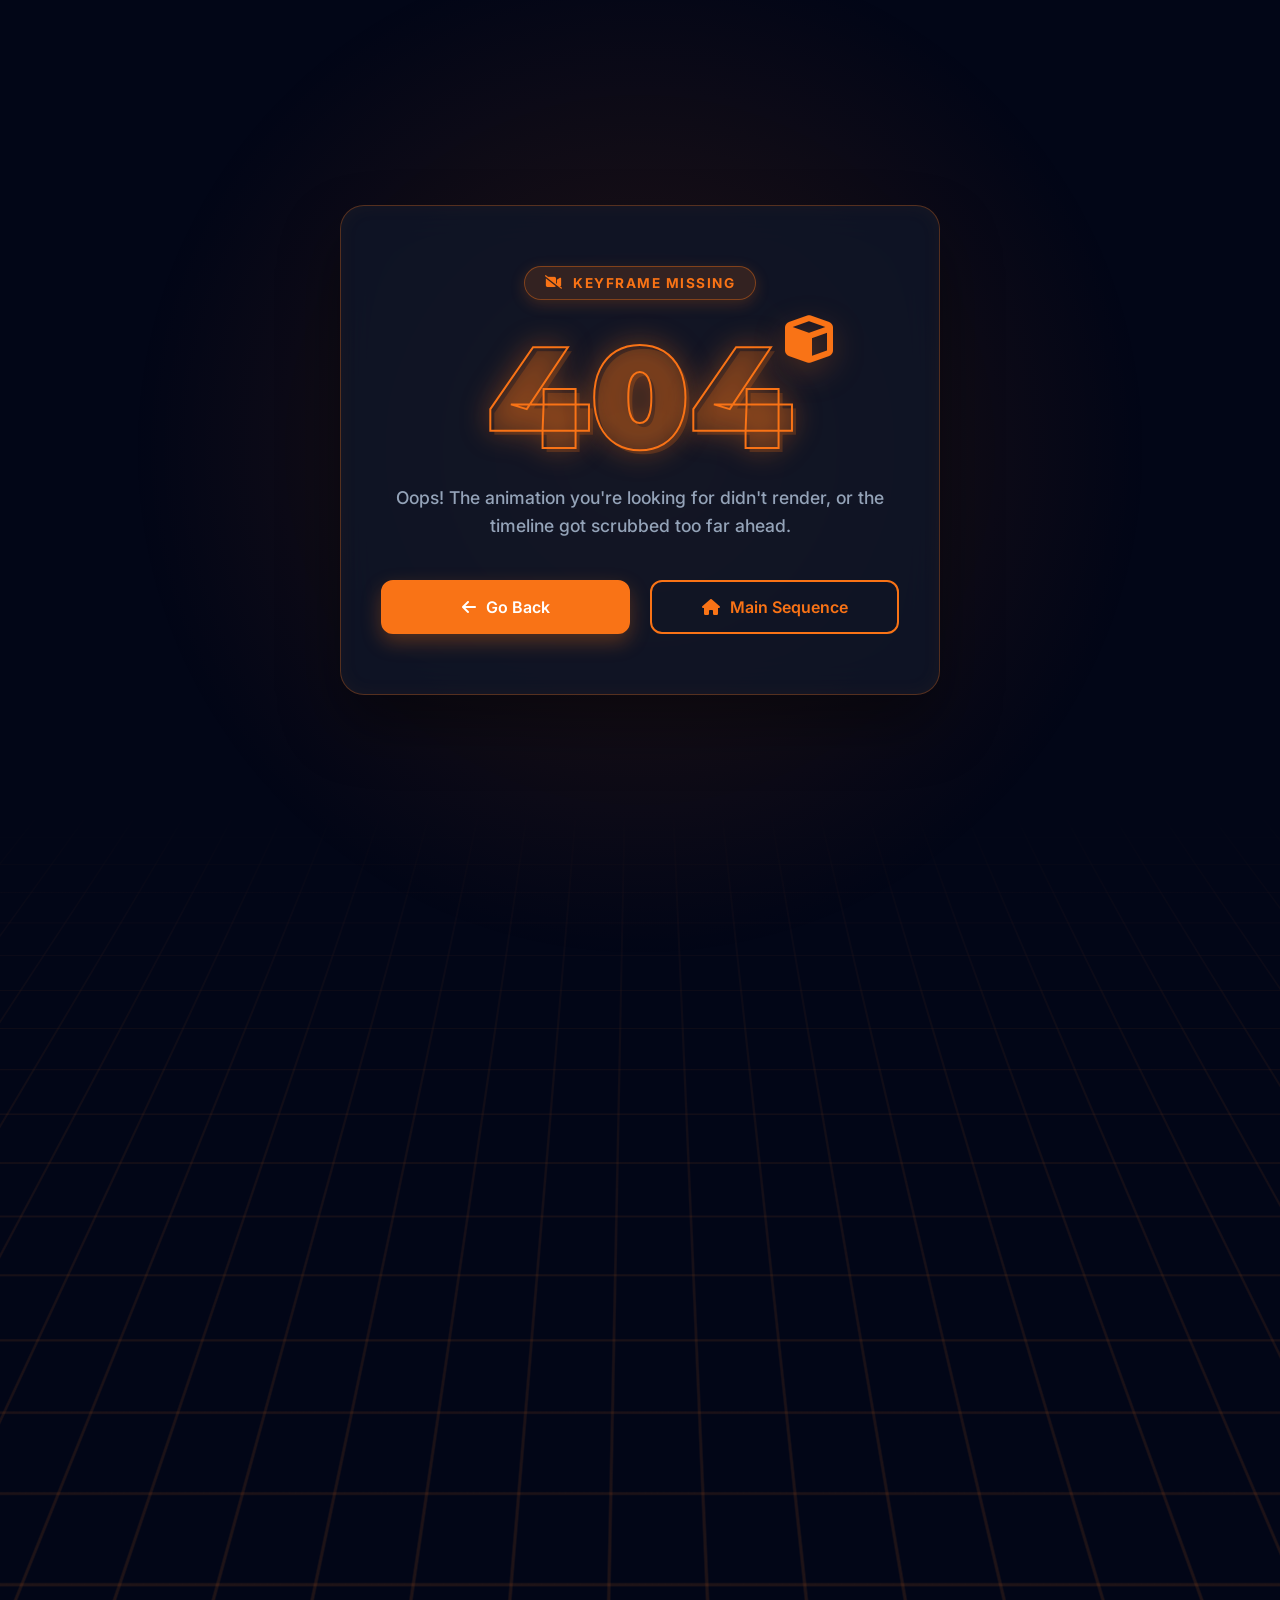
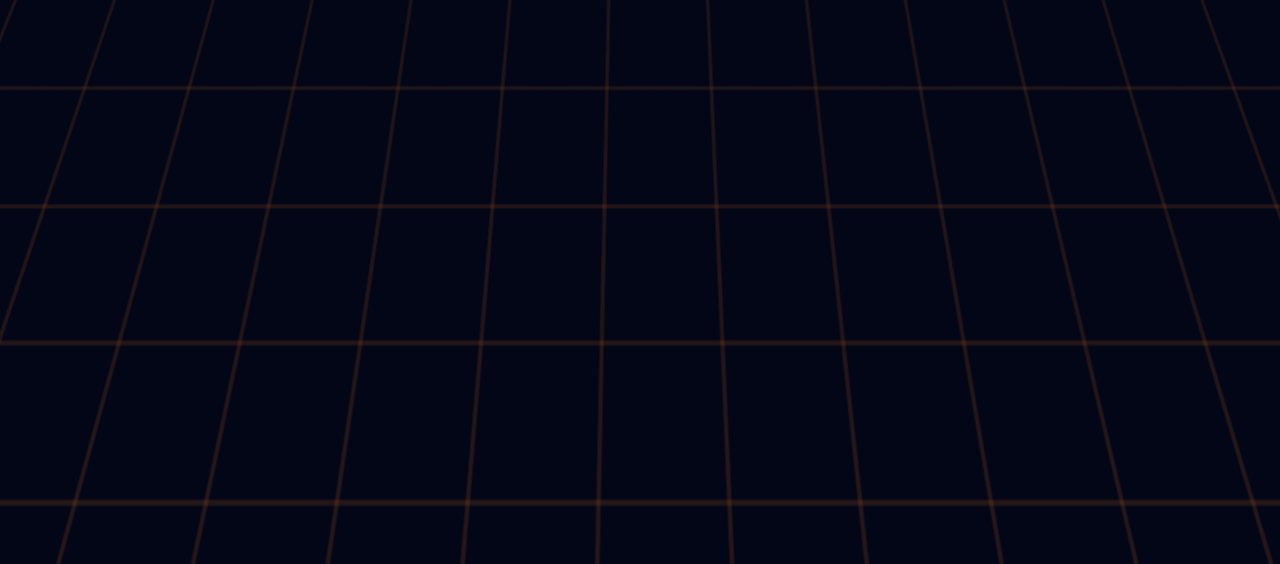
<file: 404page.html>
<!DOCTYPE html>
<html lang="en">

<head>
    <meta charset="UTF-8">
    <meta name="viewport" content="width=device-width, initial-scale=1.0, maximum-scale=1.0, user-scalable=no">
    <meta name="description" content="Motion Graphics & Animation Agency - Page Not Found">
    <meta property="og:title" content="Your Website Title Here">
    <meta property="og:description" content="Join our premium online learning platform and upgrade your skills today.">
    <meta property="og:image" content="https://yourwebsite.com/asset/preview-image.jpg">
    <meta property="og:url" content="https://yourwebsite.com">
    <meta property="og:type" content="website">
    <meta name="description"
        content="Join our premium online learning platform. Access interactive courses, live community zones, and expert tutors to upgrade your skills today.">
    <link rel="icon" type="image/png" href="./asset/logo_Favicon.webp">

    <title>404 - Render Failed | Animation Agency</title>

    <link
        href="https://fonts.googleapis.com/css2?family=Montserrat:wght@700;900&family=Inter:wght@400;500;700&display=swap"
        rel="stylesheet">
    <link rel="stylesheet" href="https://cdnjs.cloudflare.com/ajax/libs/font-awesome/6.5.2/css/all.min.css">

    <style>
        :root {
            --primary-orange: #f97316;
            --hover-orange: #ea580c;
            --navy-dark: #020617;
            --navy-card: rgba(15, 23, 42, 0.75);

            --text-light: #f8fafc;
            --text-gray: #94a3b8;
            --glass-border: rgba(249, 115, 22, 0.3);

        }

        * {
            margin: 0;
            padding: 0;
            box-sizing: border-box;
        }

        body {
            background: var(--navy-dark);
            font-family: 'Inter', sans-serif;
            color: var(--text-light);
            min-height: 100dvh;
            display: flex;
            justify-content: center;
            align-items: center;
            overflow: hidden;
            perspective: 1500px;
        }

        .error-bg-glow {
            position: absolute;
            width: 150vw;
            height: 150vw;
            max-width: 1200px;
            max-height: 1200px;
            background: radial-gradient(circle, rgba(249, 115, 22, 0.15) 0%, transparent 60%);
            top: 50%;
            left: 50%;
            transform: translate(-50%, -50%);
            z-index: -1;
            pointer-events: none;
            animation: pulseOrangeGlow 6s ease-in-out infinite alternate;
        }

        @keyframes pulseOrangeGlow {
            0% {
                transform: translate(-50%, -50%) scale(0.9);
                opacity: 0.6;
            }

            100% {
                transform: translate(-50%, -50%) scale(1.1);
                opacity: 1;
            }
        }

        .scrolling-grid {
            position: absolute;
            top: 10%;
            left: -50%;
            width: 200%;
            height: 200%;
            background-image:
                linear-gradient(rgba(249, 115, 22, 0.15) 2px, transparent 2px),
                linear-gradient(90deg, rgba(249, 115, 22, 0.15) 2px, transparent 2px);
            background-size: 60px 60px;
            z-index: 0;
            pointer-events: none;
            transform: rotateX(75deg);
            animation: infiniteGridScroll 15s linear infinite;
            mask-image: linear-gradient(to top, rgba(0, 0, 0, 1) 0%, transparent 70%);
            -webkit-mask-image: linear-gradient(to top, rgba(0, 0, 0, 1) 0%, transparent 70%);
        }

        @keyframes infiniteGridScroll {
            0% {
                background-position: 0 0;
            }

            100% {
                background-position: 0 600px;
            }
        }

        .error-container {
            position: relative;
            z-index: 10;
            text-align: center;
            padding: 60px 40px;
            width: 90%;
            max-width: 600px;
            background: var(--navy-card);
            backdrop-filter: blur(20px);
            -webkit-backdrop-filter: blur(20px);
            border-radius: 24px;
            border: 1px solid var(--glass-border);
            box-shadow: 0 30px 60px rgba(0, 0, 0, 0.4), inset 0 0 20px rgba(249, 115, 22, 0.05);
            transition: transform 0.1s ease-out;
        }

        .status-badge {
            background: rgba(249, 115, 22, 0.15);
            border: 1px solid rgba(249, 115, 22, 0.4);
            color: var(--primary-orange);
            padding: 8px 20px;
            font-size: 0.85rem;
            font-weight: 700;
            letter-spacing: 1.5px;
            border-radius: 30px;
            display: inline-flex;
            align-items: center;
            gap: 10px;
            margin-bottom: 25px;
            text-transform: uppercase;
            box-shadow: 0 4px 15px rgba(249, 115, 22, 0.2);
        }

        .status-badge i {
            animation: blinker 2s linear infinite;
        }

        @keyframes blinker {
            50% {
                opacity: 0;
            }
        }

        .error-code-wrapper {
            position: relative;
            display: inline-block;
            margin-bottom: 15px;
        }

        .error-code {
            font-family: 'Montserrat', sans-serif;
            font-size: 9rem;
            font-weight: 900;
            line-height: 1;
            color: transparent;
            -webkit-text-stroke: 2px var(--primary-orange);
            text-shadow: 4px 4px 0px rgba(249, 115, 22, 0.2), 0 0 30px rgba(249, 115, 22, 0.4);
            animation: floatingText 6s ease-in-out infinite;
        }

        .flying-cube {
            position: absolute;
            top: -10px;
            right: -40px;
            font-size: 3rem;
            color: var(--primary-orange);
            animation: floatAndRotate 8s ease-in-out infinite;
            filter: drop-shadow(0 10px 15px rgba(249, 115, 22, 0.3));
            z-index: 15;
        }

        @keyframes floatingText {

            0%,
            100% {
                transform: translateY(0px);
            }

            50% {
                transform: translateY(-10px);
            }
        }

        @keyframes floatAndRotate {
            0% {
                transform: translate(0, 0) rotate(0deg) scale(1);
            }

            25% {
                transform: translate(15px, -20px) rotate(90deg) scale(1.1);
            }

            50% {
                transform: translate(0px, -30px) rotate(180deg) scale(1);
            }

            75% {
                transform: translate(-15px, -15px) rotate(270deg) scale(0.9);
            }

            100% {
                transform: translate(0, 0) rotate(360deg) scale(1);
            }
        }

        .error-desc {
            color: var(--text-gray);
            font-size: 1.1rem;
            line-height: 1.6;
            margin-bottom: 40px;
            font-weight: 500;
        }

        .error-actions {
            display: flex;
            justify-content: center;
            gap: 20px;
            flex-wrap: wrap;
        }

        .btn-base {
            display: inline-flex;
            align-items: center;
            justify-content: center;
            gap: 10px;
            padding: 15px 30px;
            font-family: 'Inter', sans-serif;
            font-size: 1rem;
            font-weight: 600;
            text-decoration: none;
            border-radius: 12px;
            transition: all 0.4s cubic-bezier(0.175, 0.885, 0.32, 1.275);
            cursor: pointer;
            flex: 1;
            min-width: 160px;
        }

        .btn-primary {
            background: var(--primary-orange);
            color: #fff;
            border: 2px solid var(--primary-orange);
            box-shadow: 0 8px 20px rgba(249, 115, 22, 0.3);
        }

        .btn-primary:hover {
            transform: translateY(-5px) scale(1.02);
            background: var(--hover-orange);
            border-color: var(--hover-orange);
            box-shadow: 0 15px 30px rgba(249, 115, 22, 0.5);
        }

        .btn-primary:hover i {
            transform: translateX(-5px);
        }

        .btn-outline {
            background: transparent;
            color: var(--primary-orange);
            border: 2px solid var(--primary-orange);
        }

        .btn-outline:hover {
            transform: translateY(-5px) scale(1.02);
            background: var(--primary-orange);
            color: #fff;
            box-shadow: 0 15px 30px rgba(249, 115, 22, 0.3);
        }

        .btn-outline:hover i {
            transform: scale(1.1) rotate(15deg);
        }

        .btn-base i {
            transition: transform 0.3s ease;
        }

        @media (max-width: 768px) {
            .error-code {
                font-size: 7rem;
            }

            .flying-cube {
                font-size: 2.5rem;
                right: -20px;
                top: -10px;
            }

            .error-container {
                padding: 50px 30px;
            }
        }

        @media (max-width: 480px) {
            .error-container {
                padding: 40px 20px;
                border-radius: 20px;
            }

            .error-code {
                font-size: 5.5rem;
                -webkit-text-stroke: 1.5px var(--primary-orange);
            }

            .flying-cube {
                font-size: 2rem;
                right: -15px;
                top: 0px;
            }

            .status-badge {
                font-size: 0.75rem;
                padding: 6px 15px;
                margin-bottom: 20px;
            }

            .error-desc {
                font-size: 0.95rem;
                margin-bottom: 30px;
            }

            .error-actions {
                flex-direction: column;
                gap: 15px;
            }

            .btn-base {
                width: 100%;
                padding: 14px 20px;
            }
        }
    </style>
</head>

<body>

    <div class="error-bg-glow" id="orangeGlow"></div>
    <div class="scrolling-grid"></div>

    <div class="error-container" id="errorContainer">

        <div class="status-badge">
            <i class="fa-solid fa-video-slash"></i> Keyframe Missing
        </div>

        <div class="error-code-wrapper">
            <h1 class="error-code">404</h1>
            <i class="fa-solid fa-cube flying-cube"></i>
        </div>

        <p class="error-desc">Oops! The animation you're looking for didn't render, or the timeline got scrubbed too far
            ahead.</p>

        <div class="error-actions">
            <a href="javascript:history.back()" class="btn-base btn-primary">
                <i class="fa-solid fa-arrow-left"></i> Go Back
            </a>
            <a href="index.html" class="btn-base btn-outline">
                <i class="fa-solid fa-house"></i> Main Sequence
            </a>
        </div>

    </div>

    <script>
        const container = document.getElementById('errorContainer');
        const glow = document.getElementById('orangeGlow');

        document.addEventListener('mousemove', (e) => {
            if (window.innerWidth > 768) {
                const halfW = window.innerWidth / 2;
                const halfH = window.innerHeight / 2;

                const xVal = (halfW - e.pageX) / 50;
                const yVal = (halfH - e.pageY) / 50;

                container.style.transform = `rotateY(${xVal * -1}deg) rotateX(${yVal}deg) translateY(-5px)`;
                glow.style.transform = `translate(${-50 + xVal * 0.5}%, ${-50 + yVal * 0.5}%) scale(1.05)`;
            }
        });

        document.addEventListener('mouseleave', () => {
            if (window.innerWidth > 768) {
                container.style.transform = `rotateY(0deg) rotateX(0deg) translateY(0)`;
                glow.style.transform = `translate(-50%, -50%) scale(1)`;
            }
        });
    </script>

</body>

</html>
</file>
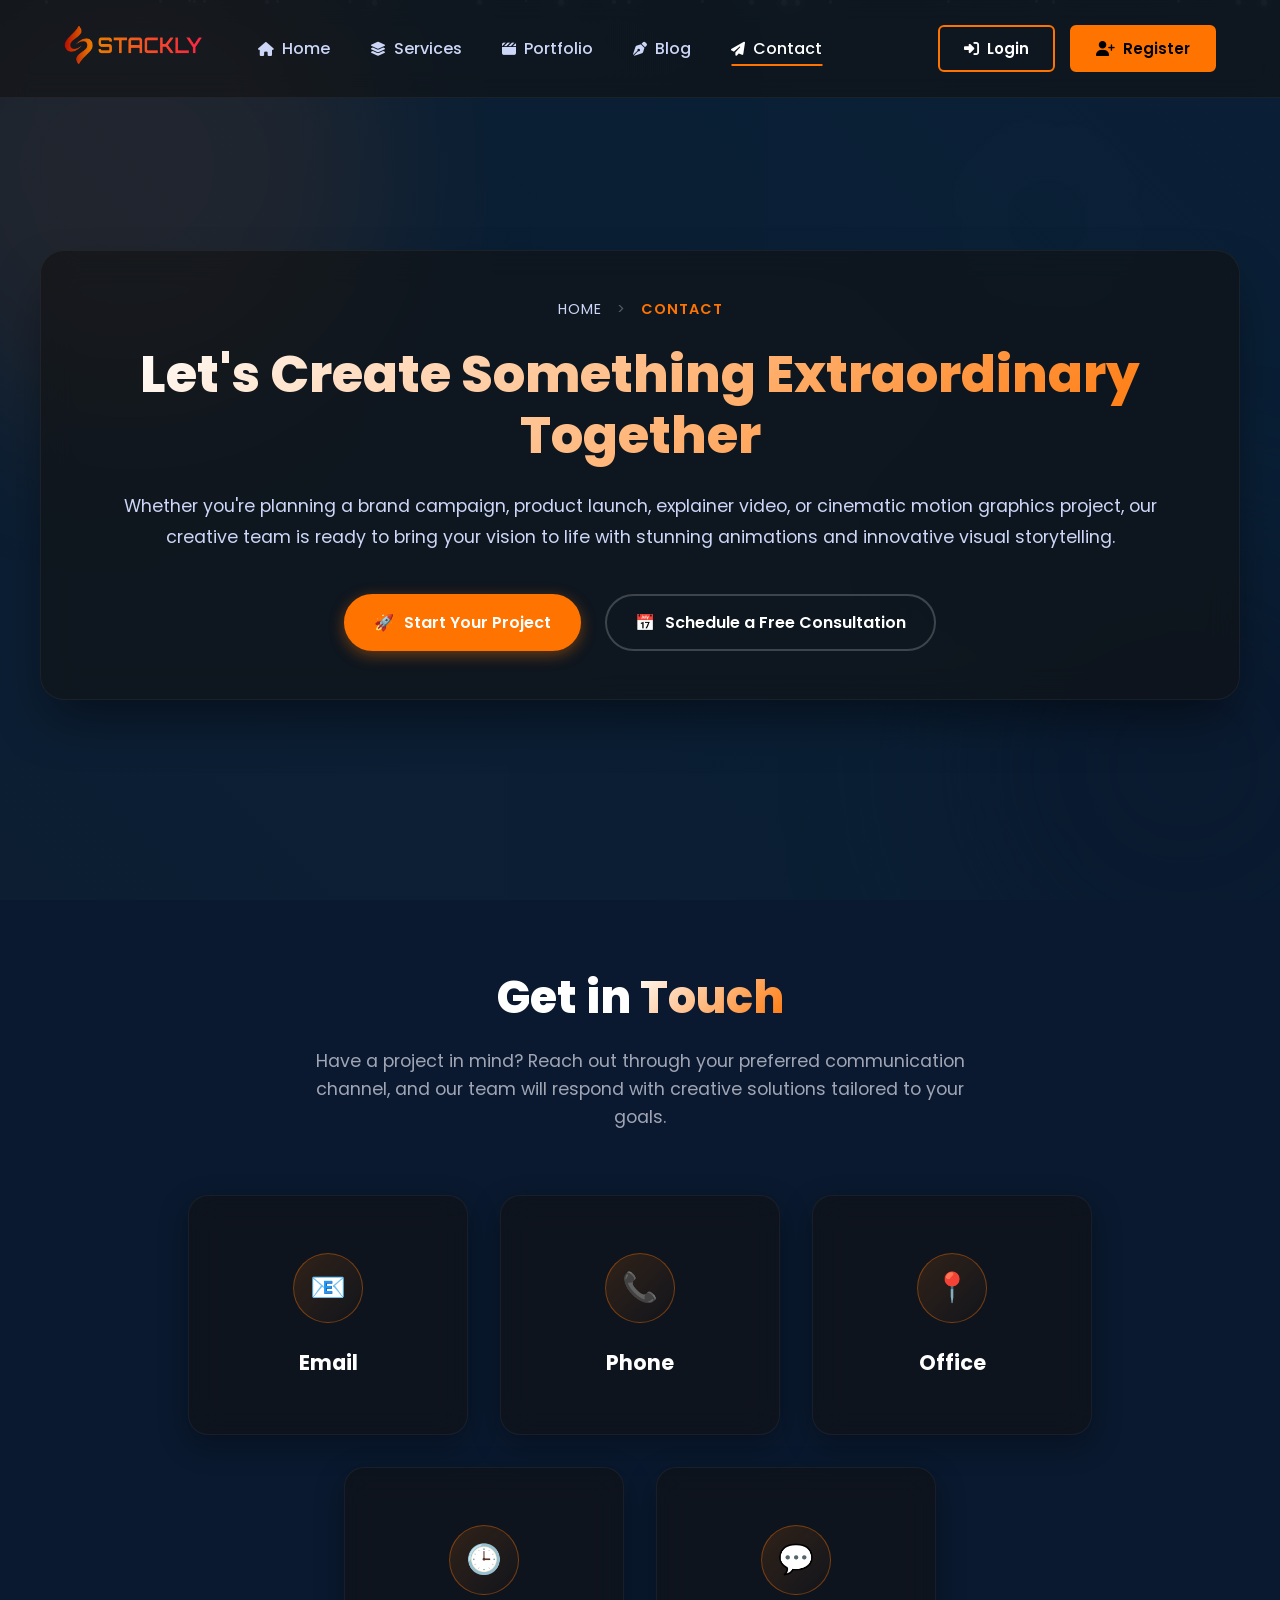
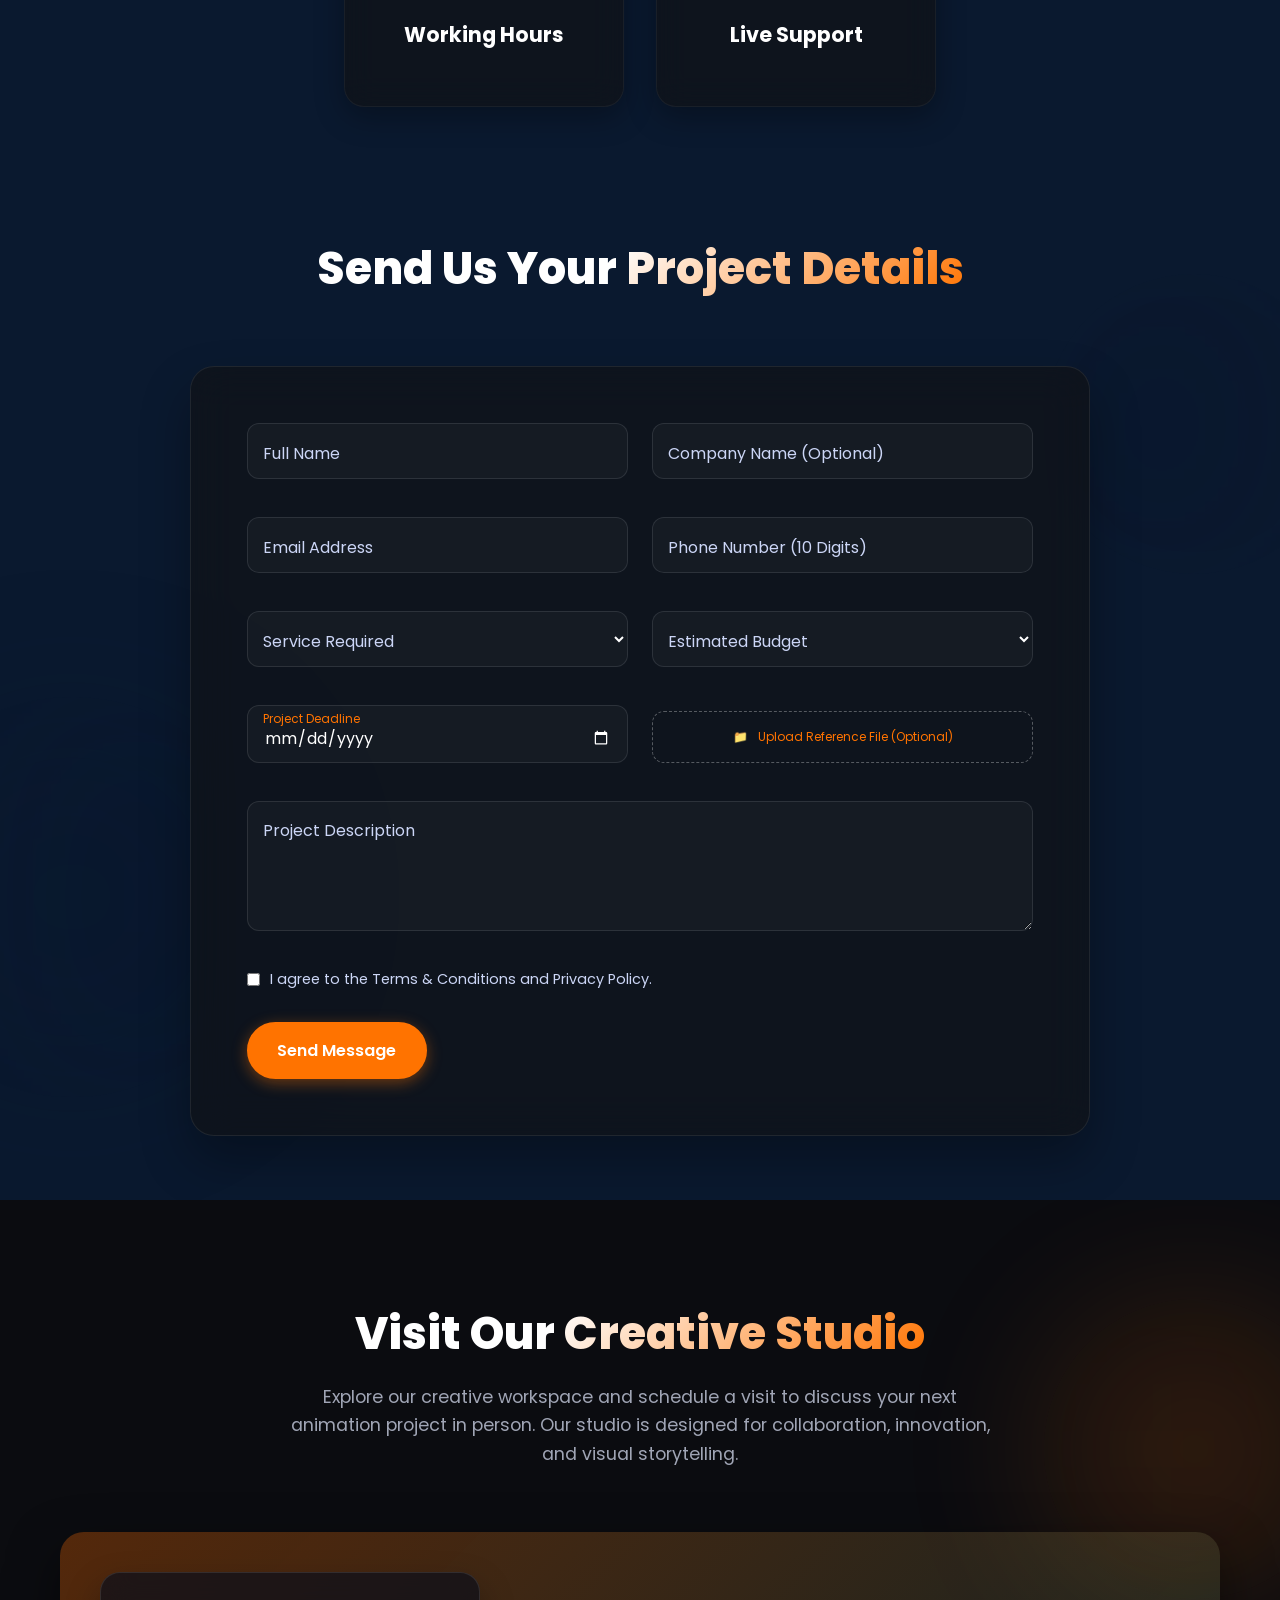
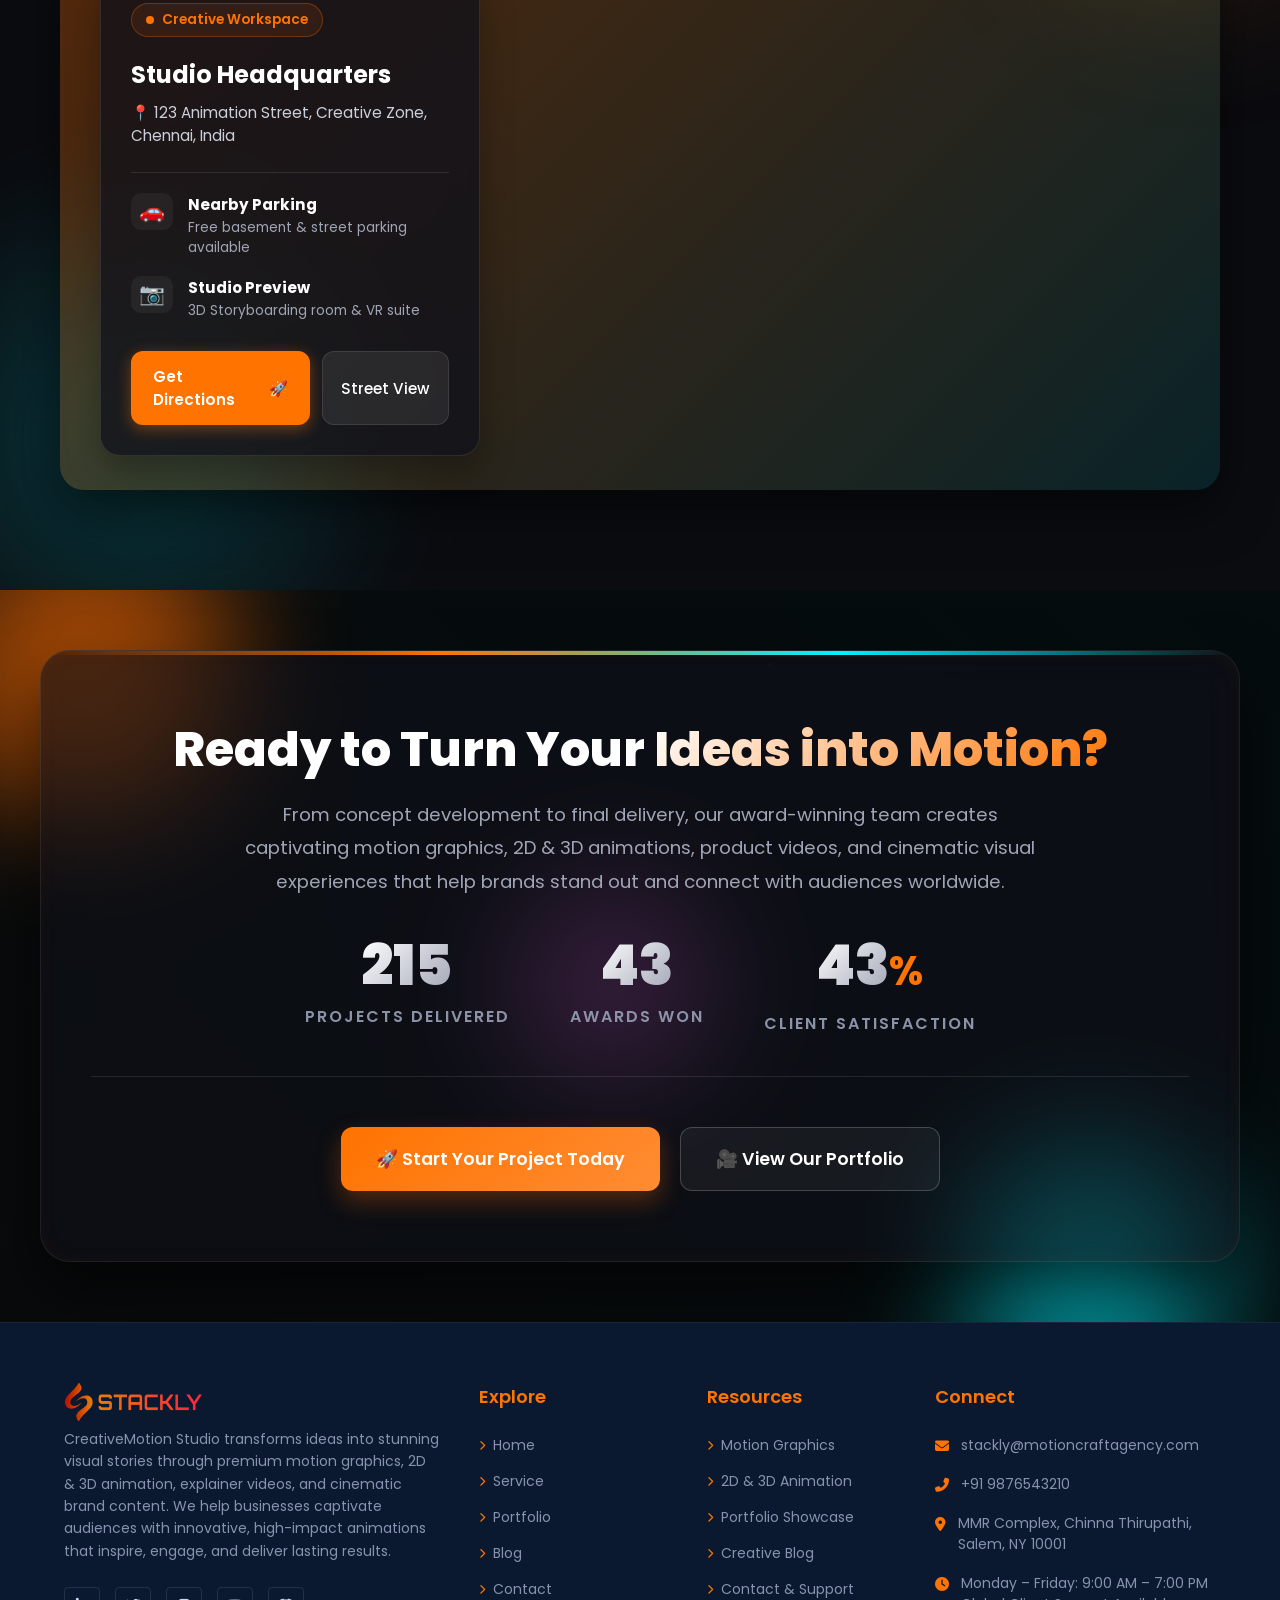
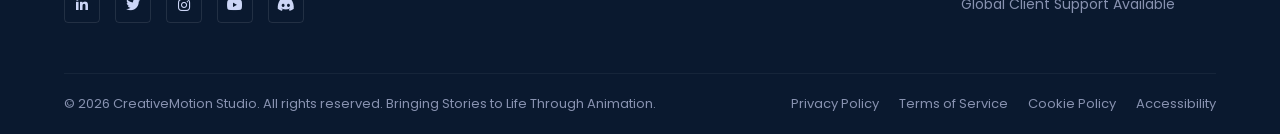
<file: contact.html>
<!DOCTYPE html>
<html lang="en">

<head>
    <meta charset="UTF-8">
    <meta name="viewport" content="width=device-width, initial-scale=1.0">
    <meta property="og:title" content="Your Website Title Here">
    <meta property="og:description" content="Join our premium online learning platform and upgrade your skills today.">
    <meta property="og:image" content="https://yourwebsite.com/asset/preview-image.jpg">
    <meta property="og:url" content="https://yourwebsite.com">
    <meta property="og:type" content="website">
    <meta name="description"
        content="Join our premium online learning platform. Access interactive courses, live community zones, and expert tutors to upgrade your skills today.">
    <link rel="icon" type="image/png" href="./asset/logo_Favicon.webp">
    <title>Stackly - Contact Page</title>
    <link rel="stylesheet" href="https://cdnjs.cloudflare.com/ajax/libs/font-awesome/6.5.2/css/all.min.css">
    <link rel="stylesheet" href="https://cdn.jsdelivr.net/npm/swiper@11/swiper-bundle.min.css"/>
    <link rel="stylesheet" href="contact.css">
    <link rel="stylesheet" href="common.css">
</head>

<body>

    <nav class="navbar" id="myNavbar">
        <div class="logo">
            <a href="index.html"><img src="./asset/stackly-logo (1).webp" alt="logo"></a>
        </div>

        <button class="hamburger" id="hamburger-btn">
            <i class="fas fa-bars"></i>
        </button>

        <ul class="nav-menu" id="nav-menu">
            <li><a href="index.html" class="nav-link"><i class="fas fa-home"></i> Home</a></li>
            <li><a href="service.html" class="nav-link"><i class="fas fa-layer-group"></i> Services</a></li>
            <li><a href="portfolio.html" class="nav-link"><i class="fas fa-clapperboard"></i> Portfolio</a></li>
            <li><a href="blog.html" class="nav-link"><i class="fas fa-pen-nib"></i> Blog</a></li>
            <li><a href="contact.html" class="nav-link active"><i class="fas fa-paper-plane"></i> Contact</a></li>

            <li class="mobile-actions">
                <a href="login.html" class="login-btn"><i class="fas fa-sign-in-alt"></i> Login</a>
                <a href="register.html" class="get-started-btn"><i class="fas fa-user-plus"></i> Register</a>
            </li>
        </ul>

        <div class="nav-actions">
            <a href="login.html" class="login-btn"><i class="fas fa-sign-in-alt"></i> Login</a>
            <a href="register.html" class="get-started-btn"><i class="fas fa-user-plus"></i> Register</a>
        </div>
    </nav>


    <section class="hero-contact">
    
  <div class="aurora-bg">
    <div class="aurora-blob shape-1"></div>
    <div class="aurora-blob shape-2"></div>
  </div>

  <div id="particles-container"></div>

  <div class="floating-shape float-1"></div>
  <div class="floating-shape float-2"></div>

  <div class="container">
    
    <div class="glass-card fade-up">
      
      <nav class="breadcrumb">
        <a href="index.html">Home</a> <span class="separator">&gt;</span> <span class="current">Contact</span>
      </nav>

      <h1 class="gradient-text">Let's Create Something Extraordinary Together</h1>
      <p>
        Whether you're planning a brand campaign, product launch, explainer video, or cinematic motion graphics project, our creative team is ready to bring your vision to life with stunning animations and innovative visual storytelling.
      </p>
      
      <div class="btn-group">
        <a href="404page.html" class="btn btn-primary">
          <span class="icon">🚀</span> Start Your Project
        </a>
        <a href="404page.html" class="btn btn-outline">
          <span class="icon">📅</span> Schedule a Free Consultation
        </a>
      </div>
    </div>
  </div>



</section>


<section class="contact-info-section" id="contact-info">
  <div class="container">
    
    <div class="section-header fade-up-scroll">
      <h2 class="section-title">Get in <span class="gradient-text-inline">Touch</span></h2>
      <p class="section-subtitle">
        Have a project in mind? Reach out through your preferred communication channel, and our team will respond with creative solutions tailored to your goals.
      </p>
    </div>

    <div class="contact-cards-wrapper">
      
      <div class="flip-card fade-up-scroll delay-1">
        <div class="flip-card-inner">
          <div class="flip-card-front glass-panel">
            <div class="icon-circle">📧</div>
            <h3>Email</h3>
          </div>
          <div class="flip-card-back glass-panel">
            <p><a href="mailto:hello@creativemotionstudio.com">stackly@creativestudio.com</a></p>
            <span class="action-text">Tap to Mail Us</span>
            <div class="glow-border"></div>
          </div>
        </div>
      </div>

      <div class="flip-card fade-up-scroll delay-2">
        <div class="flip-card-inner">
          <div class="flip-card-front glass-panel">
            <div class="icon-circle">📞</div>
            <h3>Phone</h3>
          </div>
          <div class="flip-card-back glass-panel">
            <p><a href="tel:+919876543210">+91 9876543210</a></p>
            <span class="action-text">Tap to Call Us</span>
            <div class="glow-border"></div>
          </div>
        </div>
      </div>

      <div class="flip-card fade-up-scroll delay-3">
        <div class="flip-card-inner">
          <div class="flip-card-front glass-panel">
            <div class="icon-circle">📍</div>
            <h3>Office</h3>
          </div>
          <div class="flip-card-back glass-panel">
            <p>MMR Complex, Chinna Thirupathi,<br>near Chinna Muniyappan Kovil, Salem</p>
            <div class="glow-border"></div>
          </div>
        </div>
      </div>

      <div class="flip-card fade-up-scroll delay-4">
        <div class="flip-card-inner">
          <div class="flip-card-front glass-panel">
            <div class="icon-circle">🕒</div>
            <h3>Working Hours</h3>
          </div>
          <div class="flip-card-back glass-panel">
            <p>Monday – Friday<br>9:00 AM – 6:00 PM</p>
            <span class="action-text">We are open!</span>
            <div class="glow-border"></div>
          </div>
        </div>
      </div>

      <div class="flip-card fade-up-scroll delay-5">
        <div class="flip-card-inner">
          <div class="flip-card-front glass-panel">
            <div class="icon-circle">💬</div>
            <h3>Live Support</h3>
          </div>
          <div class="flip-card-back glass-panel">
            <p>Available 24/7 through our client portal.</p>
            <span class="action-text">Connect Now</span>
            <div class="glow-border"></div>
          </div>
        </div>
      </div>

    </div>
  </div>
</section>


<section class="contact-form-section" id="project-details">
  <div class="floating-shape shape-form-1"></div>
  <div class="floating-shape shape-form-2"></div>

  <div class="container">
    <div class="section-header fade-up-scroll">
      <h2 class="section-title">Send Us Your <span class="gradient-text-inline">Project Details</span></h2>
    </div>

    <div class="form-glass-card fade-up-scroll delay-1">
      <form id="premiumContactForm" novalidate>
        
        <div class="form-grid">
          <div class="input-group">
            <input type="text" id="fullName" name="fullName" placeholder=" " required>
            <label for="fullName">Full Name</label>
            <div class="input-border"></div>
            <span class="error-msg">Please enter a valid name (letters only) & atleast 3 lettes.</span>
          </div>

          <div class="input-group">
            <input type="text" id="companyName" name="companyName" placeholder=" ">
            <label for="companyName">Company Name (Optional)</label>
            <div class="input-border"></div>
          </div>

          <div class="input-group">
            <input type="email" id="email" name="email" placeholder=" " required>
            <label for="email">Email Address</label>
            <div class="input-border"></div>
            <span class="error-msg">Please enter a valid email address.</span>
          </div>

          <div class="input-group">
            <input type="tel" id="phone" name="phone" placeholder=" " maxlength="10" required>
            <label for="phone">Phone Number (10 Digits)</label>
            <div class="input-border"></div>
            <span class="error-msg">Phone number must be exactly 10 digits.</span>
          </div>

          <div class="input-group">
            <select id="service" name="service" required>
              <option value="" disabled selected hidden></option>
              <option value="brand-campaign">Brand Campaign</option>
              <option value="product-launch">Product Launch</option>
              <option value="explainer-video">Explainer Video</option>
              <option value="motion-graphics">Motion Graphics</option>
            </select>
            <label for="service" class="select-label">Service Required</label>
            <div class="input-border"></div>
            <span class="error-msg">Please select a service.</span>
          </div>

          <div class="input-group">
            <select id="budget" name="budget" required>
              <option value="" disabled selected hidden></option>
              <option value="5k-10k">$5,000 - $10,000</option>
              <option value="10k-25k">$10,000 - $25,000</option>
              <option value="25k+">$25,000+</option>
            </select>
            <label for="budget" class="select-label">Estimated Budget</label>
            <div class="input-border"></div>
            <span class="error-msg">Please select a budget range.</span>
          </div>
          
          <div class="input-group">
            <input type="date" id="deadline" name="deadline" required>
            <label for="deadline" class="date-label">Project Deadline</label>
            <div class="input-border"></div>
            <span class="error-msg">Please select a deadline.</span>
          </div>
          
          <div class="input-group file-upload-group">
            <input type="file" id="referenceFile" name="referenceFile" class="file-input">
            <label for="referenceFile" class="file-label">
              <span class="file-icon">📁</span>
              <span class="file-text">Upload Reference File (Optional)</span>
            </label>
          </div>

          <div class="input-group full-width">
  <textarea id="description" name="description" rows="4" placeholder=" " required></textarea>
  <label for="description">Project Description</label>
  <div class="input-border"></div>
  <span class="error-msg">Please describe your project (minimum 10 characters).</span>
</div>

        </div>

        <div class="checkbox-group">
          <input type="checkbox" id="terms" name="terms" required>
          <label for="terms">I agree to the Terms & Conditions and Privacy Policy.</label>
          <span class="error-msg checkbox-error">You must agree to the terms.</span>
        </div>

        <div class="form-actions">
          <button type="submit" class="btn btn-primary submit-btn">
            <span class="btn-text">Send Message</span>
          </button>
        </div>

        <div class="success-message" id="successMsg">
          🎉 Your message has been sent successfully! We'll be in touch soon.
        </div>

      </form>
    </div>
  </div>
</section>


<section class="location-map-section" id="studio-location">
  <div class="floating-shape shape-map-1"></div>
  <div class="floating-shape shape-map-2"></div>

  <div class="container">
    <div class="section-header fade-up-scroll">
      <h2 class="section-title">Visit Our <span class="gradient-text-inline">Creative Studio</span></h2>
      <p class="section-subtitle">Explore our creative workspace and schedule a visit to discuss your next animation project in person. Our studio is designed for collaboration, innovation, and visual storytelling.</p>
    </div>

    <div class="map-wrapper fade-up-scroll delay-1">
      
      <div class="map-info-card">
        <div class="studio-badge">
          <span class="pulse-dot"></span> Creative Workspace
        </div>
        <h3>Studio Headquarters</h3>
        <p class="studio-address">📍 123 Animation Street, Creative Zone, Chennai, India</p>
        
        <div class="studio-features">
          <div class="feature-item">
            <span class="feature-icon">🚗</span>
            <div>
              <strong>Nearby Parking</strong>
              <p>Free basement & street parking available</p>
            </div>
          </div>
          <div class="feature-item">
            <span class="feature-icon">📷</span>
            <div>
              <strong>Studio Preview</strong>
              <p>3D Storyboarding room & VR suite</p>
            </div>
          </div>
        </div>

        <div class="card-actions">
          <a href="https://maps.google.com" target="_blank" class="btn btn-primary direction-btn">
            <span class="btn-text">Get Directions</span>
            <span class="btn-icon">🚀</span>
          </a>
          <button class="btn-secondary streetview-btn" onclick="window.location.href='404page.html'">
            <span>Street View</span>
          </button>
        </div>
      </div>

      <div class="map-container">
        <iframe
          src="https://www.google.com/maps/embed?pb=!1m18!1m12!1m3!1d3907.161609877049!2d78.17140487386634!3d11.682956588526372!2m3!1f0!2f0!3f0!3m2!1i1024!2i768!4f13.1!3m3!1m2!1s0x3babefef7fd970bb%3A0xe11aef1a71994f9!2sStackly!5e0!3m2!1sen!2sin!4v1781692635052!5m2!1sen!2sin"
          width="100%" 
          height="100%" 
          style="border:0;" 
          allowfullscreen="" 
          loading="lazy"
          referrerpolicy="no-referrer-when-downgrade" 
          class="cm-iframe">
        </iframe>
      </div>

    </div>
  </div>
</section>


<section class="premium-cta-section" id="cta">
  <div class="cursor-spotlight"></div>

  <div class="aurora-bg"></div>
  <div class="floating-obj obj-1"></div>
  <div class="floating-obj obj-2"></div>
  <div class="floating-obj obj-3"></div>

  <div class="particles-container">
    <div class="particle p1"></div>
    <div class="particle p2"></div>
    <div class="particle p3"></div>
    <div class="particle p4"></div>
    <div class="particle p5"></div>
  </div>

  <div class="container">
    <div class="cta-glass-card fade-up-scroll">
      
      <div class="cta-content">
        <h2 class="cta-title">Ready to Turn Your <span class="gradient-text-inline">Ideas into Motion?</span></h2>
        <p class="cta-description">
          From concept development to final delivery, our award-winning team creates captivating motion graphics, 2D & 3D animations, product videos, and cinematic visual experiences that help brands stand out and connect with audiences worldwide.
        </p>
      </div>

      <div class="cta-counters">
        <div class="counter-box">
          <h3 class="counter-number" data-target="500">0</h3>
          <span class="counter-label">Projects Delivered</span>
        </div>
        <div class="counter-box">
          <h3 class="counter-number" data-target="50">0</h3>
          <span class="counter-label">Awards Won</span>
        </div>
        <div class="counter-box">
    <div class="counter-value">
      <h3 class="counter-number" data-target="99">0</h3><span class="percent">%</span>
    </div>
    <span class="counter-label">Client Satisfaction</span>
  </div>
      </div>

      <div class="cta-actions">
        <a href="404page.html" class="btn btn-morph-primary">
          <span class="btn-text">🚀 Start Your Project Today</span>
        </a>
        <a href="404page.html" class="btn btn-morph-secondary">
          <span class="btn-text">🎥 View Our Portfolio</span>
        </a>
      </div>

    </div>
  </div>
</section>


    
    <footer class="footer">
        <div class="footer-container">
            <div class="footer-col footer-fade-in">
                <div class="logo">
                    <a href="index.html"><img src="./asset/stackly-logo (1).webp" alt="logo"></a>
                </div>
                <p class="footer-desc">
                    CreativeMotion Studio transforms ideas into stunning visual stories through premium motion graphics, 2D & 3D animation, explainer videos, and cinematic brand content. We help businesses captivate audiences with innovative, high-impact animations that inspire, engage, and deliver lasting results.
                </p>
                <div class="social-icons">
                    <a href="404page.html"><i class="fab fa-linkedin-in"></i></a>
                    <a href="404page.html"><i class="fab fa-twitter"></i></a>
                    <a href="404page.html"><i class="fab fa-instagram"></i></a>
                    <a href="404page.html"><i class="fab fa-youtube"></i></a>
                    <a href="404page.html"><i class="fab fa-discord"></i></a>
                </div>
            </div>

            <div class="footer-col footer-fade-in" style="transition-delay: 0.1s;">
                <h4>Explore</h4>
                <ul class="footer-links">
                    <li><a href="index.html"><i class="fas fa-chevron-right"></i> Home</a></li>
                    <li><a href="service.html"><i class="fas fa-chevron-right"></i> Service</a></li>
                    <li><a href="portfolio.html"><i class="fas fa-chevron-right"></i> Portfolio</a></li>
                    <li><a href="blog.html"><i class="fas fa-chevron-right"></i> Blog</a></li>
                    <li><a href="contact.html"><i class="fas fa-chevron-right"></i> Contact</a></li>
                </ul>
            </div>

            <div class="footer-col footer-fade-in" style="transition-delay: 0.2s;">
                <h4>Resources</h4>
                <ul class="footer-links">
    <li><a href="404page.html"><i class="fas fa-chevron-right"></i> Motion Graphics</a></li>
    <li><a href="404page.html"><i class="fas fa-chevron-right"></i> 2D & 3D Animation</a></li>
    <li><a href="404page.html"><i class="fas fa-chevron-right"></i> Portfolio Showcase</a></li>
    <li><a href="404page.html"><i class="fas fa-chevron-right"></i> Creative Blog</a></li>
    <li><a href="404page.html"><i class="fas fa-chevron-right"></i> Contact & Support</a></li>
</ul>
            </div>

            <div class="footer-col footer-fade-in" style="transition-delay: 0.3s;">
                <h4>Connect</h4>
                <ul class="footer-contact">
    <li><i class="fas fa-envelope"></i> stackly@motioncraftagency.com</li>
    <li><i class="fas fa-phone-alt"></i> +91 9876543210</li>
    <li><i class="fas fa-map-marker-alt"></i> MMR Complex, Chinna Thirupathi,<br>Salem, NY 10001</li>
    <li><i class="fas fa-clock"></i> Monday – Friday: 9:00 AM – 7:00 PM<br>Global Client Support Available</li>
</ul>
                


            </div>
        </div>

        <div class="footer-bottom footer-fade-in" style="transition-delay: 0.4s;">
            <p>&copy; 2026 CreativeMotion Studio. All rights reserved. Bringing Stories to Life Through Animation.</p>
            <div class="footer-bottom-links">
                <a href="404page.html">Privacy Policy</a>
                <a href="404page.html">Terms of Service</a>
                <a href="404page.html">Cookie Policy</a>
                <a href="404page.html">Accessibility</a>
            </div>
        </div>
    </footer>

    <script src="script.js"></script>
    <script>
        document.addEventListener("DOMContentLoaded", () => {

  const container = document.getElementById('particles-container');
  const particleCount = 25; 

  for (let i = 0; i < particleCount; i++) {
    const particle = document.createElement('div');
    particle.classList.add('particle');
    
    const size = Math.random() * 4 + 2; 
    const left = Math.random() * 100; 
    const duration = Math.random() * 10 + 5; 
    const delay = Math.random() * 5; 

    particle.style.width = `${size}px`;
    particle.style.height = `${size}px`;
    particle.style.left = `${left}%`;
    particle.style.animationDuration = `${duration}s`;
    particle.style.animationDelay = `${delay}s`;

    container.appendChild(particle);
  }

  const fadeElements = document.querySelectorAll('.fade-up');
  
  setTimeout(() => {
    fadeElements.forEach(el => {
      el.classList.add('visible');
    });
  }, 100);
  
});


document.addEventListener("DOMContentLoaded", () => {
  
  const scrollElements = document.querySelectorAll('.fade-up-scroll');

  const elementInView = (el, dividend = 1) => {
    const elementTop = el.getBoundingClientRect().top;
    return (elementTop <= (window.innerHeight || document.documentElement.clientHeight) / dividend);
  };

  const displayScrollElement = (element) => {
    element.classList.add('visible');
  };

  const handleScrollAnimation = () => {
    scrollElements.forEach((el) => {
      if (elementInView(el, 1.15)) { 
        displayScrollElement(el);
      }
    })
  }

  handleScrollAnimation();

  window.addEventListener('scroll', () => {
    handleScrollAnimation();
  });
});






document.addEventListener("DOMContentLoaded", () => {
  
  const contactForm = document.getElementById('premiumContactForm');
  const successMsg = document.getElementById('successMsg');
  const submitBtn = document.querySelector('.submit-btn');
  const fileInput = document.getElementById('referenceFile');
  const fileText = document.querySelector('.file-text');

  if(fileInput) {
    fileInput.addEventListener('change', function(e) {
      if(e.target.files.length > 0) {
        fileText.textContent = e.target.files[0].name;
        fileText.style.color = 'var(--primary-orange)';
      } else {
        fileText.textContent = 'Upload Reference File (Optional)';
        fileText.style.color = 'var(--text-light)';
      }
    });
  }

  const phoneInput = document.getElementById('phone');
  if(phoneInput) {
    phoneInput.addEventListener('input', function(e) {
      this.value = this.value.replace(/[^0-9]/g, '').slice(0, 10);
    });
  }

  if(contactForm) {
    contactForm.addEventListener('submit', function(e) {
      e.preventDefault(); 
      
      let isValid = true;
      
      const nameField = document.getElementById('fullName');
      const nameRegex = /^[A-Za-z\s]+$/;
      const nameValue = nameField.value.trim();
      
      if (!nameValue || nameValue.length < 3 || !nameRegex.test(nameValue)) {
        setError(nameField);
        isValid = false;
      } else {
        removeError(nameField);
      }

      const emailField = document.getElementById('email');
      const emailRegex = /^[^\s@]+@[^\s@]+\.[^\s@]+$/;
      if (!emailField.value.trim() || !emailRegex.test(emailField.value)) {
        setError(emailField);
        isValid = false;
      } else {
        removeError(emailField);
      }

      const phoneRegex = /^\d{10}$/;
      if (!phoneInput.value.trim() || !phoneRegex.test(phoneInput.value)) {
        setError(phoneInput);
        isValid = false;
      } else {
        removeError(phoneInput);
      }

      const requiredFields = ['service', 'budget', 'deadline'];
      requiredFields.forEach(id => {
        const field = document.getElementById(id);
        if (!field.value.trim()) {
          setError(field);
          isValid = false;
        } else {
          removeError(field);
        }
      });

      const descField = document.getElementById('description');
      if (!descField.value.trim() || descField.value.trim().length < 10) {
        setError(descField);
        isValid = false;
      } else {
        removeError(descField);
      }

      const termsBox = document.getElementById('terms');
      if (!termsBox.checked) {
        termsBox.closest('.checkbox-group').classList.add('invalid');
        isValid = false;
      } else {
        termsBox.closest('.checkbox-group').classList.remove('invalid');
      }

      if (isValid) {
        const originalText = submitBtn.innerHTML;
        submitBtn.innerHTML = 'Sending...';
        submitBtn.style.opacity = '0.8';
        submitBtn.style.pointerEvents = 'none';

        setTimeout(() => {
          contactForm.reset();
          fileText.textContent = 'Upload Reference File (Optional)'; 
          submitBtn.innerHTML = originalText;
          submitBtn.style.opacity = '1';
          submitBtn.style.pointerEvents = 'auto';
          
          window.location.href = '404page.html';
        }, 2000);
      }
    });
  }

  function setError(inputElement) {
    const group = inputElement.closest('.input-group');
    group.classList.add('invalid');
    group.classList.add('shake');
    setTimeout(() => {
      group.classList.remove('shake');
    }, 400);
  }

  function removeError(inputElement) {
    const group = inputElement.closest('.input-group');
    group.classList.remove('invalid');
  }

  const allInputs = document.querySelectorAll('.input-group input, .input-group select, .input-group textarea');
  allInputs.forEach(input => {
    input.addEventListener('input', () => {
      removeError(input);
    });
    input.addEventListener('change', () => {
      removeError(input);
    });
  });

  const termsBox = document.getElementById('terms');
  if(termsBox) {
    termsBox.addEventListener('change', () => {
      if(termsBox.checked) termsBox.closest('.checkbox-group').classList.remove('invalid');
    });
  }
});


document.addEventListener("DOMContentLoaded", () => {
  
  const scrollElements = document.querySelectorAll(".fade-up-scroll");

  const elementInView = (el, dividend = 1) => {
    const elementTop = el.getBoundingClientRect().top;
    return (
      elementTop <= (window.innerHeight || document.documentElement.clientHeight) / dividend
    );
  };

  const displayScrollElement = (element) => {
    element.classList.add("active");
  };

  const handleScrollAnimation = () => {
    scrollElements.forEach((el) => {
      if (elementInView(el, 1.15)) {
        displayScrollElement(el);
      }
    });
  };

  handleScrollAnimation();

  window.addEventListener("scroll", () => { 
    handleScrollAnimation();
  });

});


document.addEventListener("DOMContentLoaded", () => {
  
  const ctaSection = document.getElementById('cta');
  if (ctaSection) {
    ctaSection.addEventListener('mousemove', (e) => {
      const rect = ctaSection.getBoundingClientRect();
      const x = e.clientX - rect.left;
      const y = e.clientY - rect.top;
      
      ctaSection.style.setProperty('--mouse-x', `${x}px`);
      ctaSection.style.setProperty('--mouse-y', `${y}px`);
    });
  }

  const counters = document.querySelectorAll('.counter-number');
  const speed = 100; 

  const counterObserver = new IntersectionObserver((entries, observer) => {
    entries.forEach(entry => {
      if (entry.isIntersecting) {
        const counter = entry.target;
        
        const updateCount = () => {
          const target = +counter.getAttribute('data-target');
          const count = +counter.innerText;
          
          const inc = target / speed;
          
          if (count < target) {
            counter.innerText = Math.ceil(count + inc);
            setTimeout(updateCount, 20); 
          } else {
            counter.innerText = target + (target > 100 ? "+" : ""); 
          }
        };
        
        updateCount();
        observer.unobserve(counter); 
      }
    });
  }, { threshold: 0.5 }); 

  counters.forEach(counter => {
    counterObserver.observe(counter);
  });

});
    </script>

    
    </body>

</html>
</file>
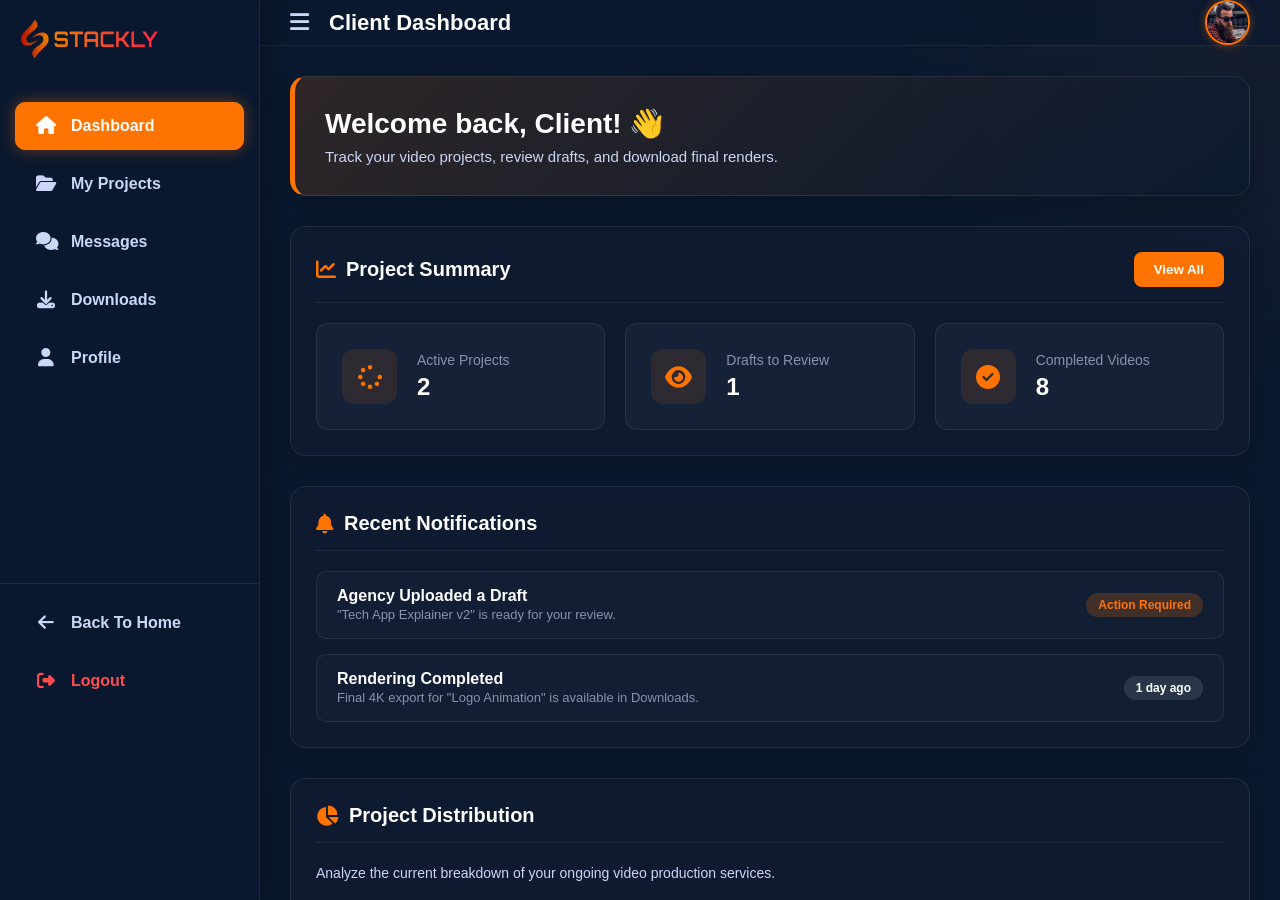
<file: dashboard2.html>
<!DOCTYPE html>
<html lang="en">

<head>
    <meta charset="UTF-8">
    <meta name="viewport" content="width=device-width, initial-scale=1.0">
    <meta property="og:title" content="Your Website Title Here">
    <meta property="og:description" content="Join our premium online learning platform and upgrade your skills today.">
    <meta property="og:image" content="https://yourwebsite.com/asset/preview-image.jpg">
    <meta property="og:url" content="https://yourwebsite.com">
    <meta property="og:type" content="website">
    <meta name="description"
        content="Join our premium online learning platform. Access interactive courses, live community zones, and expert tutors to upgrade your skills today.">
    <link rel="icon" type="image/png" href="./asset/logo_Favicon.webp">
    <title>Stackly - Client Dashboard</title>
    <link rel="stylesheet" href="https://cdnjs.cloudflare.com/ajax/libs/font-awesome/6.4.0/css/all.min.css">
    <link rel="stylesheet" href="dashboard2.css">
</head>

<body>

    <div class="sidebar-overlay" id="sidebarOverlay" onclick="toggleSidebar()"></div>

    <nav class="sidebar" id="sidebar">
        <div class="logo">
            <a href="index.html"><img src="./asset/stackly-logo (1).webp" alt="logo"></a>
        </div>

        <ul class="nav-links">
            <li><a class="nav-item active" onclick="switchTab('tab-dashboard', this, 'Client Dashboard')"><i
                        class="fas fa-home"></i> Dashboard</a></li>
            <li><a class="nav-item" onclick="switchTab('tab-projects', this, 'My Projects')"><i
                        class="fas fa-folder-open"></i> My Projects</a></li>
            <li><a class="nav-item" onclick="switchTab('tab-messages', this, 'Messages')"><i
                        class="fas fa-comments"></i> Messages</a></li>
            <li><a class="nav-item" onclick="switchTab('tab-downloads', this, 'Downloads')"><i
                        class="fas fa-download"></i> Downloads</a></li>
            <li><a class="nav-item" onclick="switchTab('tab-profile', this, 'Profile')"><i class="fas fa-user"></i>
                    Profile</a></li>
        </ul>

        <ul class="nav-links bottom-links">
            <li><a href="index.html" class="nav-item"><i class="fas fa-arrow-left"></i> Back To Home</a></li>
            <li><a href="login.html" class="nav-item danger-link"><i class="fas fa-sign-out-alt"></i> Logout</a></li>
        </ul>
    </nav>

    <main class="main-content" id="mainContent">
        <header class="topbar">
            <div class="topbar-left">
                <div class="menu-toggle" onclick="toggleSidebar()"><i class="fas fa-bars"></i></div>
                <h2 id="dynamic-page-title" class="page-title">Client Dashboard</h2>
            </div>

            <div class="profile">
                <img src="./asset/a23.webp" alt="Client Profile" id="profilePic" class="topbar-avatar">
            </div>
        </header>

        <div class="dashboard-body" id="dashboardBody">

            <div id="tab-dashboard" class="content-tab active-tab">

                <div class="welcome-banner anim-item">
                    <div class="banner-content">
                        <h2>Welcome back, <span class="user-name">Loading...</span>! 👋</h2>
                        <p>Track your video projects, review drafts, and download final renders.</p>
                    </div>
                </div>

                <div class="content-section anim-item">
                    <div class="section-header">
                        <h3><i class="fas fa-chart-line"></i> Project Summary</h3>
                        <button class="btn-primary" onclick="window.location.href='404page.html'"
                            onclick="switchTab('tab-projects', document.querySelectorAll('.nav-item')[1], 'My Projects')">View
                            All</button>
                    </div>
                    <div class="stats-grid">
                        <div class="stat-card">
                            <div class="stat-icon"><i class="fas fa-spinner"></i></div>
                            <div class="stat-details">
                                <p>Active Projects</p>
                                <h3>2</h3>
                            </div>
                        </div>
                        <div class="stat-card">
                            <div class="stat-icon"><i class="fas fa-eye"></i></div>
                            <div class="stat-details">
                                <p>Drafts to Review</p>
                                <h3>1</h3>
                            </div>
                        </div>
                        <div class="stat-card">
                            <div class="stat-icon"><i class="fas fa-check-circle"></i></div>
                            <div class="stat-details">
                                <p>Completed Videos</p>
                                <h3>8</h3>
                            </div>
                        </div>
                    </div>


                </div>

                <div class="content-section anim-item">
                    <div class="section-header">
                        <h3><i class="fas fa-bell"></i> Recent Notifications</h3>
                    </div>
                    <div class="item-list">
                        <div class="list-item">
                            <div><strong style="color: var(--text-white)">Agency Uploaded a Draft</strong><br><span
                                    style="color: var(--text-muted); font-size: 13px;">"Tech App Explainer v2" is ready
                                    for your review.</span></div>
                            <span class="status-badge"
                                style="background: rgba(255, 115, 0, 0.2); color: var(--primary-orange);">Action
                                Required</span>
                        </div>
                        <div class="list-item">
                            <div><strong style="color: var(--text-white)">Rendering Completed</strong><br><span
                                    style="color: var(--text-muted); font-size: 13px;">Final 4K export for "Logo
                                    Animation" is available in Downloads.</span></div>
                            <span class="status-badge" style="background: rgba(255,255,255,0.1); color: #fff;">1 day
                                ago</span>
                        </div>
                    </div>
                </div>


                <!-- 1. Project Distribution (Pie Chart Section) -->
                <div class="content-section anim-item">
                    <div class="section-header">
                        <h3><i class="fas fa-chart-pie"></i> Project Distribution</h3>
                    </div>
                    <p class="short-para">Analyze the current breakdown of your ongoing video production services.</p>
                    <div class="chart-container glass-panel">
                        <div class="donut-chart-wrapper">
                            <div class="donut-chart">
                                <div class="donut-inner">
                                    <span class="donut-text">11<br><small>Total</small></span>
                                </div>
                            </div>
                        </div>
                        <div class="chart-legend">
                            <div class="legend-item">
                                <span class="legend-color" style="background: var(--primary-orange);"></span>
                                <div class="legend-info">
                                    <strong>3D Animation</strong>
                                    <p>60% (6 Projects)</p>
                                </div>
                            </div>
                            <div class="legend-item">
                                <span class="legend-color" style="background: #ffb84d;"></span>
                                <div class="legend-info">
                                    <strong>Motion Graphics</strong>
                                    <p>30% (4 Projects)</p>
                                </div>
                            </div>
                            <div class="legend-item">
                                <span class="legend-color" style="background: rgba(255,255,255,0.1);"></span>
                                <div class="legend-info">
                                    <strong>VFX & Comp</strong>
                                    <p>10% (1 Project)</p>
                                </div>
                            </div>
                        </div>
                    </div>
                </div>

                <!-- 2. Quick Actions Section -->
                <div class="content-section anim-item">
                    <div class="section-header">
                        <h3><i class="fas fa-bolt"></i> Quick Actions</h3>
                    </div>
                    <p class="short-para">Instantly request new edits, upload raw footage, or start a fresh campaign.
                    </p>
                    <div class="action-grid">
                        <div class="action-card glass-panel"
                            style="background-image: linear-gradient(rgba(10,25,47,0.85), rgba(10,25,47,0.85)), url('./asset/a13.webp');">
                            <div class="action-icon"><i class="fas fa-video"></i></div>
                            <h4>New Project</h4>
                            <button class="btn-primary btn-sm" onclick="window.location.href='404page.html'">Brief Us</button>
                        </div>
                        <div class="action-card glass-panel"
                            style="background-image: linear-gradient(rgba(10,25,47,0.85), rgba(10,25,47,0.85)), url('./asset/a37.webp');">
                            <div class="action-icon"><i class="fas fa-cloud-upload-alt"></i></div>
                            <h4>Upload Assets</h4>
                            <button class="btn-primary btn-sm" onclick="window.location.href='404page.html'">Send Files</button>
                        </div>
                        <div class="action-card glass-panel"
                            style="background-image: linear-gradient(rgba(10,25,47,0.85), rgba(255,115,0,0.4)), url('./asset/a38.webp');">
                            <div class="action-icon"><i class="fas fa-comments"></i></div>
                            <h4>Request Revision</h4>
                            <button class="btn-primary btn-sm" onclick="window.location.href='404page.html'">Open
                                Ticket</button>
                        </div>
                    </div>
                </div>

                <!-- 3. Recent Deliverables (Image + Download) -->
                <div class="content-section anim-item">
                    <div class="section-header">
                        <h3><i class="fas fa-box-open"></i> Final Deliverables</h3>
                        <button class="btn-icon-only" onclick="window.location.href='404page.html'"><i class="fas fa-external-link-alt"></i></button>
                    </div>
                    <p class="short-para">Download your recently approved 4K renders and source files.</p>
                    <div class="deliverables-grid">
                        <div class="deliverable-card">
                            <img src="./asset/a9.webp"
                                alt="Render 1">
                            <div class="del-info">
                                <strong>Main Title Sequence</strong>
                                <p>MP4 • 4K • 1.2GB</p>
                                <button class="btn-primary btn-sm w-100" onclick="window.location.href='404page.html'"><i class="fas fa-download"></i>
                                    Download</button>
                            </div>
                        </div>
                        <div class="deliverable-card">
                            <img src="./asset/a5.webp"
                                alt="Render 2">
                            <div class="del-info">
                                <strong>Social Media Teaser</strong>
                                <p>MP4 • 1080p • 150MB</p>
                                <button class="btn-primary btn-sm w-100" onclick="window.location.href='404page.html'"><i class="fas fa-download"></i>
                                    Download</button>
                            </div>
                        </div>
                    </div>
                </div>

                <!-- 4. Dedicated Account Manager -->
                <div class="content-section anim-item">
                    <div class="section-header">
                        <h3><i class="fas fa-headset"></i> Your Account Manager</h3>
                    </div>
                    <p class="short-para">Reach out directly for urgent approvals, strategy, or billing queries.</p>
                    <div class="manager-card glass-panel">
                        <img src="./asset/a28.webp"
                            alt="Account Manager" class="manager-img">
                        <div class="manager-details">
                            <h4>David Carter</h4>
                            <p style="color: var(--primary-orange); font-size: 13px; margin-bottom: 10px;">Lead
                                Post-Production Supervisor</p>
                            <div class="manager-actions">
                                <button class="btn-primary btn-sm" onclick="window.location.href='404page.html'"><i class="fas fa-envelope"></i> Email</button>
                                <button class="btn-secondary btn-sm" onclick="window.location.href='404page.html'"><i class="fas fa-phone-alt"></i> Call</button>
                            </div>
                        </div>
                    </div>
                </div>
            </div>

            <div id="tab-projects" class="content-tab">
                <div class="content-section anim-item">
                    <div class="section-header">
                        <h3><i class="fas fa-folder-open"></i> Active Projects</h3>
                        <button class="btn-primary" onclick="window.location.href='404page.html'">Request New Project</button>
                    </div>
                    <div class="item-list">
                        <div class="list-item">
                            <div><strong style="color: var(--text-white)">Tech App Explainer (3D)</strong><br><span
                                    style="color: var(--text-muted); font-size: 13px;">Duration: 60s | Format: 16:9 |
                                    Delivery: Nov 15</span></div>
                            <button class="btn-primary" onclick="window.location.href='404page.html'"
                                style="padding: 5px 15px; font-size: 12px; background: #e66800;">Review Draft</button>
                        </div>
                        <div class="list-item">
                            <div><strong style="color: var(--text-white)">Social Media Promo Reels</strong><br><span
                                    style="color: var(--text-muted); font-size: 13px;">Duration: 15s (x3) | Format: 9:16
                                    | Delivery: Nov 20</span></div>
                            <span class="status-badge" style="background: rgba(255,255,255,0.1); color: #fff;">Animating
                                phase</span>
                        </div>
                    </div>
                </div>

                <div class="content-section anim-item">
                    <div class="section-header">
                        <h3><i class="fas fa-check-double"></i> Completed Projects</h3>
                    </div>
                    <div class="stats-grid">
                        <div class="stat-card"
                            style="background: linear-gradient(rgba(0,0,0,0.7), rgba(0,0,0,0.7)), url('./asset/a2.webp') center/cover;">
                            <div class="stat-details">
                                <h3 style="font-size: 18px; color: #fff;">Brand Logo Reveal</h3>
                                <p style="color: #aaa;">Completed on Oct 10</p>
                            </div>
                        </div>
                        <div class="stat-card"
                            style="background: linear-gradient(rgba(0,0,0,0.7), rgba(0,0,0,0.7)), url('./asset/a1.webp') center/cover;">
                            <div class="stat-details">
                                <h3 style="font-size: 18px; color: #fff;">Cyberpunk Ad Campaign</h3>
                                <p style="color: #aaa;">Completed on Sep 25</p>
                            </div>
                        </div>
                    </div>
                </div>


                <!-- 1. AI-Assisted Concept Board Section -->
                <div class="content-section anim-item">
                    <div class="section-header">
                        <h3><i class="fas fa-magic"></i> Concept Approvals</h3>
                        <button class="btn-icon-only" onclick="window.location.href='404page.html'"><i class="fas fa-ellipsis-v"></i></button>
                    </div>
                    <p class="desc-para">Review the latest atmospheric lighting layers, typographic elements, and
                        intricate face-swapping refinements tailored for your cinematic movie poster. Ensure every
                        shadow perfectly aligns with your creative vision before final rendering.</p>
                    <div class="concept-board glass-panel">
                        <div class="concept-image-wrapper">
                            <img src="./asset/a48.webp"
                                alt="Cinematic Poster Art">
                            <span class="status-badge overlay-badge">Pending Approval</span>
                        </div>
                        <div class="concept-details">
                            <h4>Dark Fantasy Poster V2</h4>
                            <p style="color: var(--text-muted); font-size: 13px; margin-bottom: 15px;">Focus on deep
                                shadows and typographic placement.</p>
                            <div class="concept-actions">
                                <button class="btn-primary btn-sm" onclick="window.location.href='404page.html'">Approve Concept</button>
                                <button class="btn-secondary btn-sm" onclick="window.location.href='404page.html'">Request Edit</button>
                            </div>
                        </div>
                    </div>
                </div>

                <!-- 2. Project Milestone Tracker -->
                <div class="content-section anim-item">
                    <div class="section-header">
                        <h3><i class="fas fa-tasks"></i> Active Milestones</h3>
                    </div>
                    <p class="desc-para">Monitor real-time progress across all production stages, from initial
                        storyboards and typographic block-outs to advanced 3D face-swapping and final output. Keep track
                        of every critical milestone to ensure your project stays on schedule.</p>

                    <div class="milestone-container glass-panel">
                        <div class="milestone-item completed">
                            <div class="milestone-icon"><i class="fas fa-check"></i></div>
                            <div class="milestone-info">
                                <strong>Script &<br>Storyboard</strong>
                                <span>Approved on Nov 1</span>
                            </div>
                        </div>

                        <div class="milestone-line active-line"></div>

                        <div class="milestone-item active">
                            <div class="milestone-icon"><i class="fas fa-sync fa-spin"></i></div>
                            <div class="milestone-info">
                                <strong>3D Modeling<br>& Rigging</strong>
                                <span style="color: var(--primary-orange);">In Progress<br>(80%)</span>
                            </div>
                            <button class="btn-secondary btn-sm" onclick="window.location.href='404page.html'"
                                style="margin-left: auto; background: var(--text-light); color: var(--bg-color); border: none; font-weight: bold;">View
                                WIP</button>
                        </div>

                        <div class="milestone-line"></div>

                        <div class="milestone-item pending">
                            <div class="milestone-icon"><i class="fas fa-lock"></i></div>
                            <div class="milestone-info">
                                <strong>VFX Compositing</strong>
                                <span>Awaiting Models</span>
                            </div>
                        </div>
                    </div>
                </div>

                <!-- 3. Project Asset Vault -->
                <div class="content-section anim-item">
                    <div class="section-header">
                        <h3><i class="fas fa-box"></i> Asset Vault</h3>
                        <button class="btn-primary btn-sm" onclick="window.location.href='404page.html'"><i class="fas fa-upload"></i> Upload</button>
                    </div>
                    <p class="desc-para">Securely upload high-resolution raw footage, complex 3D atmospheric assets, and
                        custom typography fonts needed for your project. This centralized vault ensures our rendering
                        farm has instant access to all critical design elements.</p>
                    <div class="asset-vault-grid">
                        <div class="vault-card">
                            <img src="./asset/a8.webp"
                                alt="Server Assets">
                            <div class="vault-overlay">
                                <i class="fas fa-file-video vault-icon"></i>
                                <strong>Raw RED Footage</strong>
                                <span>4 Files • 120GB</span>
                            </div>
                        </div>
                        <div class="vault-card">
                            <img src="./asset/a7.webp"
                                alt="3D Assets">
                            <div class="vault-overlay">
                                <i class="fas fa-cubes vault-icon"></i>
                                <strong>Character Models</strong>
                                <span>2 Files • 4.5GB</span>
                            </div>
                        </div>
                    </div>
                </div>

                <!-- 4. Quality Assurance & Feedback -->
                <div class="content-section anim-item">
                    <div class="section-header">
                        <h3><i class="fas fa-comments"></i> Frame-by-Frame Review</h3>
                    </div>
                    <p class="desc-para">Leave precise, frame-by-frame visual feedback on complex visual effects,
                        atmospheric color grading passes, and detailed edits. Your direct input ensures the final
                        sequences meet the absolute highest cinematic standards.</p>
                    <div class="qa-banner glass-panel">
                        <div class="qa-content">
                            <h4>Review Session: Scene 04</h4>
                            <p style="color: var(--text-light); font-size: 13px; margin: 10px 0;">3 new comments from
                                the VFX Supervisor.</p>
                            <button class="btn-primary glow-btn" onclick="window.location.href='404page.html'">Open Review Tool <i
                                    class="fas fa-external-link-alt"></i></button>
                        </div>
                        <div class="qa-image">
                            <img src="./asset/a13.webp"
                                alt="Video Editing">
                        </div>
                    </div>
                </div>
            </div>

            <div id="tab-messages" class="content-tab">
                <div class="content-section anim-item">
                    <div class="section-header">
                        <h3><i class="fas fa-comments"></i> Communication with Agency</h3>
                    </div>
                    <div class="item-list">
                        <div class="list-item" style="border-left: 4px solid var(--primary-orange);">
                            <div>
                                <strong style="color: var(--primary-orange)">Agency Manager</strong><br>
                                <span style="color: var(--text-white); font-size: 14px;">"Hi! We've adjusted the
                                    lighting on scene 3 as requested. Let me know if it looks better!"</span>
                            </div>
                            <span style="color: var(--text-muted); font-size: 12px;">Today, 10:30 AM</span>
                        </div>
                        <div class="list-item">
                            <div>
                                <strong style="color: var(--text-white)">You</strong><br>
                                <span style="color: var(--text-muted); font-size: 14px;">"Can we make the transition a
                                    bit smoother in the intro?"</span>
                            </div>
                            <span style="color: var(--text-muted); font-size: 12px;">Yesterday, 4:15 PM</span>
                        </div>
                    </div>
                </div>
                <div class="content-section anim-item">
                    <div class="section-header">
                        <h3><i class="fas fa-video"></i> Scheduled Syncs</h3>
                        <button class="btn-secondary btn-sm" onclick="window.location.href='404page.html'">Reschedule</button>
                    </div>
                    <p class="desc-para">Join scheduled video calls to discuss storyboard approvals, rendering
                        pipelines, and milestone deliverables. Sync your calendar to never miss a critical project
                        review.</p>
                    <div class="meeting-card glass-panel">
                        <div class="meeting-img">
                            <img src="./asset/e1.webp"
                                alt="Video Call">
                            <div class="meeting-date">
                                <strong>15</strong><span>NOV</span>
                            </div>
                        </div>
                        <div class="meeting-details">
                            <h4>Monthly Production Review</h4>
                            <p style="color: var(--text-muted); font-size: 13px; margin-bottom: 15px;"><i
                                    class="fas fa-clock"></i> 10:00 AM - 11:30 AM (EST)</p>
                            <div class="meeting-actions">
                                <button class="btn-primary glow-btn" onclick="window.location.href='404page.html'"><i class="fas fa-link"></i> Join Zoom
                                    Call</button>
                                <button class="btn-secondary btn-sm" onclick="window.location.href='404page.html'">Add to Calendar</button>
                            </div>
                        </div>
                    </div>
                </div>

                <!-- 3. Shared Media & Attachments -->
                <div class="content-section anim-item">
                    <div class="section-header">
                        <h3><i class="fas fa-images"></i> Shared in Chat</h3>
                        <button class="btn-icon-only" onclick="window.location.href='404page.html'"><i class="fas fa-chevron-right"></i></button>
                    </div>
                    <p class="desc-para">Quickly access all high-resolution moodboards, style frames, and reference
                        images shared in messages. Download assets directly to your local drive for offline review.
                    </p>
                    <div class="shared-media-grid">
                        <div class="media-item">
                            <img src="./asset/a2.webp"
                                alt="Reference 1">
                            <div class="media-overlay">
                                <button class="btn-primary btn-sm" onclick="window.location.href='404page.html'"><i class="fas fa-download"></i></button>
                            </div>
                        </div>
                        <div class="media-item">
                            <img src="./asset/a6.webp"
                                alt="Reference 2">
                            <div class="media-overlay">
                                <button class="btn-primary btn-sm" onclick="window.location.href='404page.html'"><i class="fas fa-download"></i></button>
                            </div>
                        </div>
                        <div class="media-item">
                            <img src="./asset/a1.webp"
                                alt="Reference 3">
                            <div class="media-overlay">
                                <button class="btn-primary btn-sm" onclick="window.location.href='404page.html'"><i class="fas fa-download"></i></button>
                            </div>
                        </div>
                    </div>
                </div>

                <!-- 4. Support Tickets -->
                <div class="content-section anim-item">
                    <div class="section-header">
                        <h3><i class="fas fa-ticket-alt"></i> Revision Tickets</h3>
                        <button class="btn-primary btn-sm" onclick="window.location.href='404page.html'"><i class="fas fa-plus"></i> New Ticket</button>
                    </div>
                    <p class="desc-para">Track the status of your formal revision requests, technical support
                        tickets, and billing queries. Keep a complete log of all resolved issues for future
                        reference.</p>
                    <div class="ticket-list">
                        <div class="ticket-card glass-panel" style="border-left: 4px solid var(--primary-orange);">
                            <div class="ticket-info">
                                <h4>#TCK-089: Audio Sync Issue</h4>
                                <p>Scene 4 background score is slightly delayed.</p>
                            </div>
                            <div class="ticket-status">
                                <span class="status-badge"
                                    style="background: rgba(255, 115, 0, 0.2); color: var(--primary-orange);">In
                                    Progress</span>
                                <button class="btn-secondary btn-sm" onclick="window.location.href='404page.html'">View Thread</button>
                            </div>
                        </div>
                        <div class="ticket-card glass-panel" style="border-left: 4px solid #4CAF50;">
                            <div class="ticket-info">
                                <h4>#TCK-088: Font Change</h4>
                                <p>Update title font to 'Cinzel Decorative'.</p>
                            </div>
                            <div class="ticket-status">
                                <span class="status-badge"
                                    style="background: rgba(76, 175, 80, 0.1); color: #4CAF50;">Resolved</span>
                                <button class="btn-secondary btn-sm" onclick="window.location.href='404page.html'">View Thread</button>
                            </div>
                        </div>
                    </div>
                </div>

                <!-- </div> -->
            </div>

            <div id="tab-downloads" class="content-tab">
                <div class="content-section anim-item">
                    <div class="section-header">
                        <h3><i class="fas fa-film"></i> Final Video Renders</h3>
                    </div>
                    <div class="item-list">
                        <div class="list-item">
                            <div><strong style="color: var(--text-white)">Brand_Logo_Reveal_4K.mp4</strong><br><span
                                    style="color: var(--text-muted); font-size: 13px;">File Size: 450 MB | H.264
                                    Codec</span></div>
                            <button class="btn-primary" onclick="window.location.href='404page.html'" style="padding: 8px 15px;"><i class="fas fa-download"></i>
                                Download</button>
                        </div>
                        <div class="list-item">
                            <div><strong style="color: var(--text-white)">Cyberpunk_Ad_1080p.mp4</strong><br><span
                                    style="color: var(--text-muted); font-size: 13px;">File Size: 820 MB | H.264
                                    Codec</span></div>
                            <button class="btn-primary" onclick="window.location.href='404page.html'" style="padding: 8px 15px;"><i class="fas fa-download"></i>
                                Download</button>
                        </div>
                    </div>
                </div>

                <div class="content-section anim-item">
                    <div class="section-header">
                        <h3><i class="fas fa-file-archive"></i> Source Files & Assets</h3>
                    </div>
                    <div class="item-list">
                        <div class="list-item">
                            <div><strong style="color: var(--text-white)">Logo_Project_Files.zip</strong><br><span
                                    style="color: var(--text-muted); font-size: 13px;">Contains After Effects (.aep) and
                                    Illustrator (.ai) files</span></div>
                            <button class="btn-primary" onclick="window.location.href='404page.html'"
                                style="padding: 8px 15px; background: transparent; border: 1px solid var(--primary-orange); color: var(--primary-orange);"><i
                                    class="fas fa-download"></i> Source (1.2 GB)</button>
                        </div>
                    </div>
                </div>
                <!-- <div id="tab-downloads" class="content-tab"> -->

                    <div class="content-section anim-item">
                        <div class="section-header">
                            <h3><i class="fas fa-film"></i> Master Video Exports</h3>
                            <button class="btn-secondary btn-sm" onclick="window.location.href='404page.html'"><i class="fas fa-history"></i> Version History</button>
                        </div>
                        <p class="desc-para">Download your final, color-graded cinematic video renders in pristine 4K
                            and 8K resolutions. These master files are perfectly optimized for both theatrical
                            projection and high-end digital streaming platforms.</p>
                        <div class="download-grid">
                            <div class="download-card glass-panel">
                                <div class="download-img">
                                    <img src="./asset/a9.webp"
                                        alt="Dark Fantasy Render">
                                    <span class="format-badge">4K ProRes</span>
                                </div>
                                <div class="download-info">
                                    <h4>Dark Fantasy Trailer_Final.mov</h4>
                                    <p>File Size: 4.2 GB | Duration: 02:15</p>
                                    <button class="btn-primary w-100" onclick="window.location.href='404page.html'"><i class="fas fa-download"></i> Download
                                        Master</button>
                                </div>
                            </div>
                            <div class="download-card glass-panel">
                                <div class="download-img">
                                    <img src="./asset/a5.webp"
                                        alt="Cyberpunk Scene">
                                    <span class="format-badge"
                                        style="background: rgba(255,255,255,0.1); color: #fff;">1080p H.264</span>
                                </div>
                                <div class="download-info">
                                    <h4>Cyberpunk_Ad_Web.mp4</h4>
                                    <p>File Size: 850 MB | Duration: 00:45</p>
                                    <button class="btn-primary w-100" onclick="window.location.href='404page.html'"><i class="fas fa-download"></i> Download
                                        Web</button>
                                </div>
                            </div>
                        </div>
                    </div>

                    <div class="content-section anim-item">
                        <div class="section-header">
                            <h3><i class="fas fa-file-archive"></i> Project Source Files</h3>
                        </div>
                        <p class="desc-para">Access all raw project structures including After Effects compositions,
                            Blender 3D models, and uncompressed EXR sequences. Securely download the entire architecture
                            of your visual effects to keep a local backup.</p>
                        <div class="file-list-container glass-panel">
                            <div class="file-list-item">
                                <div class="file-icon"><i class="fas fa-file-video"></i></div>
                                <div class="file-details">
                                    <strong>VFX_Compositing_Project.aep</strong>
                                    <span>After Effects CC 2026 | 1.8 GB</span>
                                </div>
                                <button class="btn-icon-only" onclick="window.location.href='404page.html'"><i class="fas fa-cloud-download-alt"></i></button>
                            </div>
                            <div class="file-list-item">
                                <div class="file-icon" style="color: #ff9900; background: rgba(255,153,0,0.1);"><i
                                        class="fas fa-cube"></i></div>
                                <div class="file-details">
                                    <strong>Character_Rig_Models.blend</strong>
                                    <span>Blender 3D Assets | 3.4 GB</span>
                                </div>
                                <button class="btn-icon-only" onclick="window.location.href='404page.html'"><i class="fas fa-cloud-download-alt"></i></button>
                            </div>
                            <div class="file-list-item" style="border-bottom: none; padding-bottom: 0;">
                                <div class="file-icon" style="color: #4CAF50; background: rgba(76,175,80,0.1);"><i
                                        class="fas fa-file-archive"></i></div>
                                <div class="file-details">
                                    <strong>Raw_Red_Footage_Archive.zip</strong>
                                    <span>8K RED RAW Files | 145 GB</span>
                                </div>
                                <button class="btn-icon-only" onclick="window.location.href='404page.html'"><i class="fas fa-link"></i></button>
                            </div>
                        </div>
                    </div>

                    <div class="content-section anim-item">
                        <div class="section-header">
                            <h3><i class="fas fa-font"></i> Exclusive Typography Assets</h3>
                        </div>
                        <p class="desc-para">Retrieve the custom-built fonts and title treatment templates designed
                            specifically for your project's dark fantasy aesthetic. These scalable vector files are
                            pre-formatted and ready for both print and digital campaigns.</p>
                        <div class="typography-grid">
                            <div class="type-card glass-panel">
                                <img src="./asset/a13.webp"
                                    alt="Neon Font">
                                <div class="type-overlay">
                                    <h4>Neon Void Font Family</h4>
                                    <button class="btn-primary btn-sm" onclick="window.location.href='404page.html'"><i class="fas fa-download"></i> .OTF /
                                        .TTF</button>
                                </div>
                            </div>
                            <div class="type-card glass-panel">
                                <img src="./asset/a4.webp"
                                    alt="Cinematic Font">
                                <div class="type-overlay">
                                    <h4>Cinzel Dark Cinematic</h4>
                                    <button class="btn-primary btn-sm" onclick="window.location.href='404page.html'"><i class="fas fa-download"></i> .OTF /
                                        .TTF</button>
                                </div>
                            </div>
                        </div>
                    </div>

                    <div class="content-section anim-item">
                        <div class="section-header">
                            <h3><i class="fas fa-server"></i> Storage & Archival</h3>
                        </div>
                        <p class="desc-para">Monitor your current cloud storage allocation for active projects and
                            archived renders. Upgrade your secure server capacity instantly to ensure uninterrupted
                            access to massive VFX file packages and raw footage.</p>
                        <div class="storage-banner glass-panel">
                            <div class="storage-image">
                                <img src="./asset/a31.webp"
                                    alt="Server Storage">
                            </div>
                            <div class="storage-content">
                                <div class="storage-header">
                                    <h4>Dedicated Agency Server</h4>
                                    <span style="color: var(--primary-orange); font-weight: bold;">8.5 TB / 10 TB
                                        Used</span>
                                </div>
                                <div class="progress-track" style="margin: 15px 0; height: 10px;">
                                    <div class="progress-fill"
                                        style="width: 85%; background: linear-gradient(90deg, #ff9900, #ff4757);"></div>
                                </div>
                                <p style="color: #ff4757; font-size: 13px; margin-bottom: 15px;"><i
                                        class="fas fa-exclamation-triangle"></i> Storage is almost full. Large 8K
                                    renders may fail to sync.</p>
                                <div class="storage-actions">
                                    <button class="btn-primary glow-btn" onclick="window.location.href='404page.html'">Upgrade to 20TB <i
                                            class="fas fa-arrow-up"></i></button>
                                    <button class="btn-primary glow-btn" onclick="window.location.href='404page.html'">Clean Old Files</button>
                                </div>
                            </div>
                        </div>
                    </div>

                <!-- </div> -->
            </div>

            <div id="tab-profile" class="content-tab">
    
    <div class="content-section anim-item">
        <div class="section-header">
            <h3><i class="fas fa-id-card"></i> Client Profile</h3>
        </div>
        <p class="desc-para">Manage your personal agency account details, update your primary contact information, and review your current partnership tier. Keeping this information up-to-date ensures seamless communication and fast delivery.</p>
        <div class="settings-profile-container glass-panel" style="padding: 25px; display: flex; align-items: center; gap: 25px; flex-wrap: wrap;">
            <img src="./asset/a26.webp" class="settings-avatar" alt="Client Profile" style="width: 100px; height: 100px; border-radius: 50%; object-fit: cover; border: 3px solid var(--primary-orange);">
            <div class="profile-info">
                <h3 class="user-name" style="color: var(--text-white); margin-bottom: 5px; font-size: 24px; word-break: break-all;">Loading Name...</h3>
                <p class="user-email-display" style="color: var(--text-muted); margin-bottom: 10px; word-break: break-all;">client@business.com</p>
                <span class="status-badge" style="display: inline-block; margin-bottom: 15px; background: rgba(255, 115, 0, 0.2); color: var(--primary-orange);">Premium Partner</span><br>
                <button class="btn-primary" onclick="window.location.href='404page.html'" style="padding: 8px 20px; font-size: 13px;"><i class="fas fa-user-edit"></i> Edit Profile</button>
            </div>
        </div>
    </div>

    <div class="content-section anim-item">
        <div class="section-header">
            <h3><i class="fas fa-cog"></i> Notification Preferences</h3>
        </div>
        <p class="desc-para">Customize how and when you receive updates regarding rendering progress, draft approvals, and final asset deliveries. Toggle your preferred communication channels below.</p>
        <div class="item-list glass-panel" style="padding: 15px;">
            <div class="list-item" style="border-bottom: 1px solid rgba(255,255,255,0.05); padding-bottom: 15px; margin-bottom: 15px;">
                <div style="color: var(--text-white);">
                    <strong>Email alerts for New Drafts</strong>
                    <p style="color: var(--text-muted); font-size: 12px; margin-top: 3px;">Get notified instantly when a WIP video is ready.</p>
                </div>
                <div class="toggle-switch active" onclick="toggleSwitch(this)">
                    <div class="toggle-knob"></div>
                </div>
            </div>
            <div class="list-item">
                <div style="color: var(--text-white);">
                    <strong>SMS alerts for Final Delivery</strong>
                    <p style="color: var(--text-muted); font-size: 12px; margin-top: 3px;">Receive text messages when 4K renders are done.</p>
                </div>
                <div class="toggle-switch" onclick="toggleSwitch(this)">
                    <div class="toggle-knob"></div>
                </div>
            </div>
        </div>
    </div>

    <div class="content-section anim-item">
        <div class="section-header">
            <h3><i class="fas fa-credit-card"></i> Payment & Billing</h3>
            <button class="btn-secondary btn-sm" onclick="window.location.href='404page.html'"><i class="fas fa-receipt"></i> History</button>
        </div>
        <p class="desc-para">Review your active retainer plans, update your payment methods, and download official invoices for your tax records. All transactions are securely encrypted.</p>
        <div class="billing-card glass-panel">
            <div class="billing-icon-wrap">
                <i class="fab fa-cc-visa" style="font-size: 40px; color: var(--text-white);"></i>
            </div>
            <div class="billing-info">
                <h4 style="color: var(--text-white); margin-bottom: 5px;">Visa ending in 4242</h4>
                <p style="color: var(--text-muted); font-size: 13px;">Expires 12/2028 • Primary Method</p>
            </div>
            <div class="billing-actions">
                <button class="btn-primary btn-sm" onclick="window.location.href='404page.html'">Update Card</button>
            </div>
        </div>
    </div>

    <div class="content-section anim-item">
        <div class="section-header">
            <h3><i class="fas fa-shield-alt"></i> Security & Access</h3>
        </div>
        <p class="desc-para">Enable Two-Factor Authentication (2FA) to protect your unreleased commercial assets. Review recent login activity to ensure your agency account remains secure.</p>
        <div class="security-grid">
            <div class="security-card glass-panel" style="text-align: center; padding: 25px;">
                <i class="fas fa-mobile-alt" style="font-size: 30px; color: var(--primary-orange); margin-bottom: 15px;"></i>
                <h4 style="color: var(--text-white); margin-bottom: 10px;">Two-Factor Auth</h4>
                <p style="color: var(--text-muted); font-size: 13px; margin-bottom: 20px;">Add an extra layer of security using an authenticator app.</p>
                <button class="btn-primary glow-btn" onclick="window.location.href='404page.html'" style="width: 100%;">Enable 2FA</button>
            </div>
            <div class="security-card glass-panel" style="padding: 25px;">
                <h4 style="color: var(--text-white); margin-bottom: 15px;"><i class="fas fa-history" style="color: var(--primary-orange);"></i> Recent Logins</h4>
                <div class="login-log" style="display: flex; flex-direction: column; gap: 10px;">
                    <div style="display: flex; justify-content: space-between; border-bottom: 1px solid rgba(255,255,255,0.05); padding-bottom: 5px;">
                        <span style="color: var(--text-white); font-size: 13px;">Mac OS • Chrome</span>
                        <span style="color: #4CAF50; font-size: 12px;">Active Now</span>
                    </div>
                    <div style="display: flex; justify-content: space-between;">
                        <span style="color: var(--text-white); font-size: 13px;">iOS • Safari</span>
                        <span style="color: var(--text-muted); font-size: 12px;">2 hrs ago</span>
                    </div>
                </div>
            </div>
        </div>
    </div>

</div>

        </div>
    </main>

    <script>
        // Sidebar Toggle Logic
        function toggleSidebar() {
            const sidebar = document.getElementById('sidebar');
            const mainContent = document.getElementById('mainContent');
            const overlay = document.getElementById('sidebarOverlay');

            if (window.innerWidth <= 768) {
                sidebar.classList.toggle('mobile-open');
                overlay.classList.toggle('show');
            } else {
                sidebar.classList.toggle('closed');
                mainContent.classList.toggle('expanded');
            }
        }

        // Tab Switching Logic
        function switchTab(tabId, element, pageTitle) {
            // Hide all tabs
            document.querySelectorAll('.content-tab').forEach(tab => {
                tab.classList.remove('active-tab');
            });

            // Show selected tab
            document.getElementById(tabId).classList.add('active-tab');

            // Update Active state on Menu
            document.querySelectorAll('.nav-links .nav-item').forEach(nav => nav.classList.remove('active'));
            element.classList.add('active');

            // Update Page Title
            document.getElementById('dynamic-page-title').innerText = pageTitle;

            // Close sidebar on mobile
            if (window.innerWidth <= 768) {
                toggleSidebar();
            }

            // Trigger scroll animations for new tab
            observeAnimations();
        }

        // User Profile Handling & Extraction
        document.addEventListener("DOMContentLoaded", () => {
            // Fetching the logged in client email
            const storedEmail = localStorage.getItem('loggedInEmail') || "client@company.com";

            // Extracting Name
            let extractedName = storedEmail.split('@')[0];

            // Formatting Name slightly (capitalizes first letter)
            extractedName = extractedName.charAt(0).toUpperCase() + extractedName.slice(1);

            // Apply Name to UI
            document.querySelectorAll(".user-name").forEach(el => el.textContent = extractedName);

            // Apply Email to UI
            document.querySelectorAll(".user-email-display").forEach(el => el.textContent = storedEmail);

            // Start initial animations
            observeAnimations();
        });

        // Scroll Reveal Animations
        function observeAnimations() {
            const observer = new IntersectionObserver((entries) => {
                entries.forEach((entry, index) => {
                    if (entry.isIntersecting) {
                        setTimeout(() => {
                            entry.target.classList.add('show');
                        }, index * 100);
                        observer.unobserve(entry.target);
                    }
                });
            }, { threshold: 0.1 });

            const activeTabItems = document.querySelectorAll('.active-tab .anim-item');
            activeTabItems.forEach(item => {
                item.classList.remove('show');
                observer.observe(item);
            });
        }
    </script>
    <script>
    // Function to handle toggle switch clicks
    function toggleSwitch(element) {
        element.classList.toggle('active');
        
        // Optional: You can add logic here to save the preference
        // const isEnabled = element.classList.contains('active');
        // console.log("Preference is now:", isEnabled);
    }
</script>
</body>

</html>
</file>
<file: contact.css>
:root {
  --bg-color: #0a192f;
  --glass-bg: rgba(18, 18, 18, 0.59);
  --primary-orange: #ff7300;
  --orange-glow: rgba(255, 115, 0, 0.4);
  --text-white: #ffffff;
  --text-light: #ccd6f6;
  --transition-speed: 0.3s;
}

* {
  margin: 0;
  padding: 0;
  box-sizing: border-box;
  font-family: "Segoe UI", Tahoma, Geneva, Verdana, sans-serif;
}

body {
  background-color: var(--bg-color);
  color: var(--text-light);
  overflow-x: hidden;
}

.hero-contact {
  position: relative;
  width: 100%;
  min-height: 100vh;
  display: flex;
  align-items: center;
  justify-content: center;
  overflow: hidden;
  padding: 2rem;
}

.container {
  position: relative;
  z-index: 10;
  max-width: 900px;
  width: 100%;
}

.aurora-bg {
  position: absolute;
  top: 0;
  left: 0;
  width: 100%;
  height: 100%;
  z-index: 1;
  opacity: 0.6;
}

.aurora-blob {
  position: absolute;
  filter: blur(80px);
  border-radius: 50%;
  animation: floatBg 15s infinite alternate ease-in-out;
}

.shape-1 {
  width: 40vw;
  height: 40vw;
  background: rgba(255, 115, 0, 0.15);
  top: -10%;
  left: -10%;
}
.shape-2 {
  width: 35vw;
  height: 35vw;
  background: rgba(10, 25, 47, 0.8);
  bottom: -10%;
  right: -10%;
  animation-delay: -5s;
}
.shape-3 {
  width: 30vw;
  height: 30vw;
  background: rgba(255, 115, 0, 0.1);
  top: 40%;
  left: 60%;
  animation-delay: -10s;
}

.floating-shape {
  position: absolute;
  background: linear-gradient(135deg, rgba(255, 255, 255, 0.05), transparent);
  backdrop-filter: blur(5px);
  border: 1px solid rgba(255, 255, 255, 0.1);
  z-index: 5;
  animation: floatObj 6s infinite alternate ease-in-out;
}
.float-1 {
  width: 80px;
  height: 80px;
  border-radius: 20px;
  top: 20%;
  right: 15%;
  transform: rotate(45deg);
}
.float-2 {
  width: 60px;
  height: 60px;
  border-radius: 50%;
  bottom: 25%;
  left: 10%;
  animation-delay: -3s;
}

#particles-container {
  position: absolute;
  width: 100%;
  height: 100%;
  z-index: 2;
}
.particle {
  position: absolute;
  background: var(--primary-orange);
  border-radius: 50%;
  opacity: 0.3;
  animation: rise linear infinite;
}

.cursor-spotlight {
  position: fixed;
  top: 0;
  left: 0;
  width: 400px;
  height: 400px;
  background: radial-gradient(circle, var(--orange-glow) 0%, transparent 70%);
  border-radius: 50%;
  pointer-events: none;
  transform: translate(-50%, -50%);
  z-index: 999;
  opacity: 0;
  transition: opacity 0.5s ease;
  mix-blend-mode: screen;
}

.breadcrumb {
  margin-bottom: 1.5rem;
  font-size: 0.9rem;
  text-transform: uppercase;
  letter-spacing: 1px;
  text-align: center;
}
.breadcrumb a {
  color: var(--text-light);
  text-decoration: none;
  transition: color var(--transition-speed);
}
.breadcrumb a:hover {
  color: var(--primary-orange);
}
.breadcrumb .separator {
  margin: 0 10px;
  color: rgba(255, 255, 255, 0.3);
}
.breadcrumb .current {
  color: var(--primary-orange);
  font-weight: 600;
}

.glass-card {
  background: var(--glass-bg);
  backdrop-filter: blur(16px);
  -webkit-backdrop-filter: blur(16px);
  border: 1px solid rgba(255, 255, 255, 0.05);
  box-shadow: 0 25px 50px -12px rgba(0, 0, 0, 0.5);
  border-radius: 24px;
  padding: 3rem 4rem;
  text-align: center;
  position: relative;
  overflow: hidden;
  margin-top: 50px;
}

.glass-card::before {
  content: "";
  position: absolute;
  top: 0;
  left: -100%;
  width: 50%;
  height: 100%;
  background: linear-gradient(
    to right,
    transparent,
    rgba(255, 255, 255, 0.03),
    transparent
  );
  transform: skewX(-20deg);
  animation: shine 8s infinite;
}

.gradient-text {
  font-size: 3.2rem;
  font-weight: 800;
  line-height: 1.2;
  margin-bottom: 1.5rem;
  background: linear-gradient(
    135deg,
    var(--text-white) 0%,
    var(--primary-orange) 100%
  );
  -webkit-background-clip: text;
  -webkit-text-fill-color: transparent;
}
.glass-card p {
  font-size: 1.1rem;
  line-height: 1.8;
  margin-bottom: 2.5rem;
  color: var(--text-light);
}

.btn-group {
  display: flex;
  gap: 1.5rem;
  justify-content: center;
  flex-wrap: wrap;
}
.btn {
  display: inline-flex;
  align-items: center;
  gap: 10px;
  padding: 14px 28px;
  border-radius: 50px;
  font-size: 1rem;
  font-weight: 600;
  text-decoration: none;
  transition: all var(--transition-speed) ease;
}
.btn-primary {
  background: var(--primary-orange);
  color: var(--text-white);
  border: 2px solid var(--primary-orange);
  box-shadow: 0 4px 15px var(--orange-glow);
}
.btn-primary:hover {
  transform: translateY(-3px);
  box-shadow: 0 8px 25px var(--orange-glow);
  background: transparent;
  color: var(--primary-orange);
}
.btn-outline {
  background: transparent;
  color: var(--text-white);
  border: 2px solid rgba(255, 255, 255, 0.2);
}
.btn-outline:hover {
  border-color: var(--primary-orange);
  color: var(--primary-orange);
  transform: translateY(-3px);
  box-shadow: 0 4px 15px var(--orange-glow);
}

.scroll-indicator {
  position: absolute;
  bottom: 2rem;
  left: 50%;
  transform: translateX(-50%);
  display: flex;
  flex-direction: column;
  align-items: center;
  gap: 10px;
  opacity: 0.7;
  z-index: 10;
}
.scroll-indicator span {
  font-size: 0.8rem;
  text-transform: uppercase;
  letter-spacing: 2px;
}
.mouse {
  width: 26px;
  height: 40px;
  border: 2px solid var(--text-light);
  border-radius: 20px;
  display: flex;
  justify-content: center;
  padding-top: 5px;
}
.wheel {
  width: 4px;
  height: 8px;
  background: var(--primary-orange);
  border-radius: 2px;
  animation: scrollWheel 1.5s infinite;
}

@keyframes floatBg {
  0% {
    transform: translate(0, 0) scale(1);
  }
  100% {
    transform: translate(10%, 10%) scale(1.1);
  }
}
@keyframes floatObj {
  0% {
    transform: translateY(0) rotate(0deg);
  }
  100% {
    transform: translateY(-20px) rotate(15deg);
  }
}
@keyframes shine {
  0% {
    left: -100%;
  }
  20% {
    left: 200%;
  }
  100% {
    left: 200%;
  }
}
@keyframes scrollWheel {
  0% {
    opacity: 1;
    transform: translateY(0);
  }
  100% {
    opacity: 0;
    transform: translateY(15px);
  }
}
@keyframes rise {
  0% {
    transform: translateY(100vh) scale(0);
    opacity: 0;
  }
  50% {
    opacity: 0.5;
  }
  100% {
    transform: translateY(-10vh) scale(1);
    opacity: 0;
  }
}

.fade-up {
  opacity: 0;
  transform: translateY(30px);
  transition:
    opacity 1s ease,
    transform 1s ease;
}
.fade-up.visible {
  opacity: 1;
  transform: translateY(0);
}
.delay-1 {
  transition-delay: 0.2s;
}
.delay-2 {
  transition-delay: 0.4s;
}

@media (max-width: 768px) {
  .hero-contact {
    padding: 1.5rem;
  }
  .glass-card {
    padding: 2rem 1.5rem;
    margin-top: 70px;
  }
  .gradient-text {
    font-size: 2.2rem;
  }
  .glass-card p {
    font-size: 1rem;
    margin-bottom: 2rem;
  }
  .btn-group {
    flex-direction: column;
    gap: 1rem;
    width: 100%;
  }
  .btn {
    width: 100%;
    justify-content: center;
  }
  .cursor-spotlight {
    display: none;
  }
  .floating-shape {
    display: none;
  }
}

.contact-info-section {
  padding: 4rem 2rem;
  background-color: var(--bg-color, #0a0b10);
  position: relative;
  overflow: hidden;
}

.container {
  position: relative;
  z-index: 10;
  max-width: 1200px;
  width: 100%;
  margin: 0 auto;
}

.section-header {
  text-align: center;
  max-width: 700px;
  margin: 0 auto 4rem auto;
}

.section-title {
  font-size: 2.8rem;
  font-weight: 800;
  color: var(--text-white, #ffffff);
  margin-bottom: 1rem;
}

.gradient-text-inline {
  background: linear-gradient(
    135deg,
    var(--text-white, #ffffff) 0%,
    var(--primary-orange, #ff7300) 100%
  );
  -webkit-background-clip: text;
  -webkit-text-fill-color: transparent;
}

.section-subtitle {
  font-size: 1.1rem;
  color: var(--text-light, #a0a5b5);
  line-height: 1.6;
}

.contact-cards-wrapper {
  display: flex;
  flex-wrap: wrap;
  justify-content: center;
  align-items: center;
  gap: 2rem;
  max-width: 1000px;
  margin: 0 auto;
}

.flip-card {
  width: 280px;
  height: 240px;
  background-color: transparent;
  perspective: 1000px;
  z-index: 1;
}

.flip-card:hover .flip-card-inner {
  transform: rotateY(180deg);
}

.flip-card-inner {
  position: relative;
  width: 100%;
  height: 100%;
  text-align: center;
  transition: transform 0.8s cubic-bezier(0.175, 0.885, 0.32, 1.275);
  transform-style: preserve-3d;
}

.glass-panel {
  position: absolute;
  width: 100%;
  height: 100%;
  -webkit-backface-visibility: hidden;
  backface-visibility: hidden;
  background: var(--glass-bg, rgba(25, 27, 38, 0.6));
  backdrop-filter: blur(15px);
  -webkit-backdrop-filter: blur(15px);
  border: 1px solid rgba(255, 255, 255, 0.05);
  border-radius: 20px;
  padding: 2rem 1.5rem;
  display: flex;
  flex-direction: column;
  justify-content: center;
  align-items: center;
  box-shadow: 0 10px 30px rgba(0, 0, 0, 0.3);
}

.flip-card-front {
  color: white;
}

.icon-circle {
  width: 70px;
  height: 70px;
  margin: 0 auto 1.5rem auto;
  border-radius: 50%;
  background: linear-gradient(
    135deg,
    rgba(255, 115, 0, 0.15),
    rgba(255, 115, 0, 0.02)
  );
  border: 1px solid rgba(255, 115, 0, 0.4);
  display: flex;
  align-items: center;
  justify-content: center;
  font-size: 1.8rem;
}

.flip-card-front h3 {
  color: var(--text-white, #ffffff);
  font-size: 1.3rem;
  margin-bottom: 0;
}

.flip-card-back {
  color: white;
  transform: rotateY(180deg);
  border-color: rgba(255, 115, 0, 0.3);
  box-shadow: 0 15px 35px var(--orange-glow, rgba(255, 115, 0, 0.2));
}

.action-text {
  margin-top: 15px;
  font-size: 0.85rem;
  color: var(--primary-orange, #ff7300);
  font-weight: 600;
  letter-spacing: 1px;
  text-transform: uppercase;
}

.flip-card-back p {
  color: var(--text-light, #a0a5b5);
  font-size: 1rem;
  line-height: 1.6;
}

.flip-card-back a {
  color: var(--text-white, #ffffff);
  text-decoration: none;
  font-weight: bold;
  transition: color 0.3s ease;
}

.flip-card-back a:hover {
  color: var(--primary-orange, #ff7300);
}

.glow-border {
  position: absolute;
  top: 0;
  left: 0;
  right: 0;
  bottom: 0;
  border-radius: 20px;
  border: 2px solid transparent;
  background: linear-gradient(
      135deg,
      transparent,
      var(--primary-orange, #ff7300),
      transparent
    )
    border-box;
  -webkit-mask:
    linear-gradient(#fff 0 0) padding-box,
    linear-gradient(#fff 0 0);
  -webkit-mask-composite: destination-out;
  mask-composite: exclude;
  opacity: 1;
}

.fade-up-scroll {
  opacity: 0;
  transform: translateY(40px);
  transition:
    opacity 0.8s ease,
    transform 0.8s ease;
}

.fade-up-scroll.visible {
  opacity: 1;
  transform: translateY(0);
}

.delay-1 {
  transition-delay: 0.1s;
}
.delay-2 {
  transition-delay: 0.2s;
}
.delay-3 {
  transition-delay: 0.3s;
}
.delay-4 {
  transition-delay: 0.4s;
}
.delay-5 {
  transition-delay: 0.5s;
}

@media (max-width: 768px) {
  .contact-info-section {
    padding: 4rem 1.5rem;
  }

  .section-title {
    font-size: 2.2rem;
  }

  .contact-cards-wrapper {
    gap: 1.5rem;
  }

  .flip-card {
    width: 100%;
    max-width: 320px;
  }
}

.contact-form-section {
  padding: 4rem 2rem;
  position: relative;
  overflow: hidden;
}

.shape-form-1 {
  width: 300px;
  height: 300px;
  background: rgba(255, 115, 0, 0.05);
  border-radius: 50%;
  top: 10%;
  right: -5%;
  filter: blur(60px);
}
.shape-form-2 {
  width: 400px;
  height: 400px;
  background: rgba(10, 25, 47, 0.8);
  border-radius: 50%;
  bottom: 10%;
  left: -10%;
  filter: blur(80px);
  z-index: 0;
}

.form-glass-card {
  background: var(--glass-bg);
  backdrop-filter: blur(20px);
  border: 1px solid rgba(255, 255, 255, 0.08);
  border-radius: 24px;
  padding: 3.5rem;
  max-width: 900px;
  margin: 0 auto;
  box-shadow: 0 25px 50px rgba(0, 0, 0, 0.3);
  position: relative;
  z-index: 10;
}

.form-grid {
  display: grid;
  grid-template-columns: 1fr 1fr;
  gap: 2rem 1.5rem;
  margin-bottom: 2rem;
}

.input-group.full-width {
  grid-column: 1 / -1;
}

.input-group {
  position: relative;
  display: flex;
  flex-direction: column;
}

.input-group input:not([type="file"]):not([type="checkbox"]),
.input-group select,
.input-group textarea {
  width: 100%;
  background: rgba(255, 255, 255, 0.03);
  border: 1px solid rgba(255, 255, 255, 0.1);
  border-radius: 12px;
  padding: 1.2rem 1rem 0.6rem 1rem;
  color: var(--text-white);
  font-size: 1rem;
  outline: none;
  transition: all 0.3s ease;
}

.input-group textarea {
  resize: vertical;
  min-height: 120px;
}

.input-group label:not(.file-label) {
  position: absolute;
  top: 1.1rem;
  left: 1rem;
  font-size: 1rem;
  color: var(--text-light);
  pointer-events: none;
  transition: all 0.3s ease;
}

.input-group input:focus ~ label,
.input-group input:not(:placeholder-shown) ~ label,
.input-group textarea:focus ~ label,
.input-group textarea:not(:placeholder-shown) ~ label,
.input-group select:focus ~ .select-label,
.input-group select:valid ~ .select-label {
  top: 0.3rem;
  font-size: 0.75rem;
  color: var(--primary-orange);
}

.date-label {
  top: 0.3rem !important;
  font-size: 0.75rem !important;
  color: var(--primary-orange) !important;
}

.input-border {
  position: absolute;
  bottom: 0;
  left: 0;
  width: 0%;
  height: 2px;
  background: var(--primary-orange);
  transition: width 0.4s ease;
  border-radius: 0 0 12px 12px;
}

.input-group input:focus ~ .input-border,
.input-group select:focus ~ .input-border,
.input-group textarea:focus ~ .input-border {
  width: 100%;
}

.file-upload-group {
  justify-content: center;
}
.file-input {
  display: none;
}
.file-label {
  display: flex;
  align-items: center;
  gap: 10px;
  padding: 1rem;
  border: 1px dashed rgba(255, 255, 255, 0.3);
  border-radius: 12px;
  cursor: pointer;
  color: var(--text-light);
  transition: all 0.3s ease;
  justify-content: center;
}
.file-label:hover {
  border-color: var(--primary-orange);
  color: var(--primary-orange);
  background: rgba(255, 115, 0, 0.05);
}

.checkbox-group {
  display: flex;
  align-items: flex-start;
  gap: 10px;
  margin-bottom: 2rem;
  color: var(--text-light);
  font-size: 0.9rem;
  position: relative;
}
.checkbox-group input {
  margin-top: 4px;
  accent-color: var(--primary-orange);
  cursor: pointer;
}

.form-actions {
  display: flex;
  gap: 1.5rem;
  flex-wrap: wrap;
  justify-content: flex-start;
}
.submit-btn {
  min-width: 180px;
}

.error-msg {
  color: #ff4d4d;
  font-size: 0.8rem;
  margin-top: 6px;
  margin-left: 5px;
  opacity: 0;
  height: 0;
  overflow: hidden;
  transition:
    opacity 0.3s ease,
    height 0.3s ease;
}

.input-group.invalid input,
.input-group.invalid select,
.input-group.invalid textarea {
  border-color: #ff4d4d;
  background: rgba(255, 77, 77, 0.05);
}
.input-group.invalid label {
  color: #ff4d4d;
}
.input-group.invalid .error-msg,
.checkbox-group.invalid .checkbox-error {
  opacity: 1;
  height: auto;
  margin-top: 5px;
}
.checkbox-group.invalid {
  color: #ff4d4d;
}

@keyframes shake {
  0%,
  100% {
    transform: translateX(0);
  }
  25% {
    transform: translateX(-5px);
  }
  50% {
    transform: translateX(5px);
  }
  75% {
    transform: translateX(-5px);
  }
}
.shake {
  animation: shake 0.4s ease-in-out;
}

.success-message {
  display: none;
  background: rgba(46, 213, 115, 0.1);
  border: 1px solid #2ed573;
  color: #2ed573;
  padding: 1rem;
  border-radius: 12px;
  margin-top: 1.5rem;
  text-align: center;
  font-weight: 600;
}
.success-message.show {
  display: block;
  animation: fadeUp 0.5s ease;
}

@keyframes fadeUp {
  from {
    opacity: 0;
    transform: translateY(10px);
  }
  to {
    opacity: 1;
    transform: translateY(0);
  }
}

@media (max-width: 768px) {
  .form-grid {
    grid-template-columns: 1fr;
  }
  .form-glass-card {
    padding: 2rem 1.5rem;
  }
  .form-actions {
    flex-direction: column;
  }
  .form-actions .btn {
    width: 100%;
    justify-content: center;
  }
}

.input-group select option {
  background-color: var(--bg-color);
  color: var(--text-white);
  padding: 10px;
}

.input-group input[type="date"] {
  color-scheme: dark;
}

.location-map-section {
  position: relative;
  padding: 100px 0;
  background-color: #0b0c10;
  overflow: hidden;
}

.floating-shape {
  position: absolute;
  border-radius: 50%;
  filter: blur(80px);
  z-index: 1;
  opacity: 0.15;
}
.shape-map-1 {
  width: 300px;
  height: 300px;
  background: var(--primary-orange, #ff6b00);
  top: 10%;
  right: -5%;
}
.shape-map-2 {
  width: 400px;
  height: 400px;
  background: #00f2fe;
  bottom: -5%;
  left: -5%;
}

.location-map-section .container {
  position: relative;
  z-index: 2;
  max-width: 1200px;
  margin: 0 auto;
  padding: 0 20px;
}

.section-subtitle {
  color: #a0a5b5;
  max-width: 700px;
  margin: 15px auto 0 auto;
  text-align: center;
  font-size: 1.1rem;
  line-height: 1.6;
}

.map-wrapper {
  position: relative;
  margin-top: 50px;
  border-radius: 24px;
  padding: 4px;
  background: linear-gradient(
    135deg,
    rgba(255, 107, 0, 0.3) 0%,
    rgba(0, 242, 254, 0.1) 100%
  );
  box-shadow: 0 20px 50px rgba(0, 0, 0, 0.5);
  transition:
    transform 0.4s ease,
    box-shadow 0.4s ease;
}

.map-wrapper:hover {
  transform: translateY(-5px);
  box-shadow: 0 30px 60px rgba(255, 107, 0, 0.15);
}

.map-container {
  width: 100%;
  height: 550px;
  border-radius: 20px;
  overflow: hidden;
  position: relative;
}

.cm-iframe {
  width: 100%;
  height: 100%;
  filter: grayscale(20%) invert(90%) contrast(100%);
  transition: filter 0.3s ease;
}

.map-wrapper:hover .cm-iframe {
  filter: grayscale(0%) invert(0%) contrast(100%);
}

.map-info-card {
  position: absolute;
  top: 40px;
  left: 40px;
  z-index: 10;
  width: 380px;
  background: rgba(15, 17, 26, 0.75);
  backdrop-filter: blur(15px);
  -webkit-backdrop-filter: blur(15px);
  border: 1px solid rgba(255, 255, 255, 0.1);
  border-radius: 20px;
  padding: 30px;
  color: #ffffff;
  box-shadow: 0 15px 35px rgba(0, 0, 0, 0.3);
}

.studio-badge {
  display: inline-flex;
  align-items: center;
  gap: 8px;
  background: rgba(255, 107, 0, 0.1);
  border: 1px solid rgba(255, 107, 0, 0.3);
  padding: 6px 14px;
  border-radius: 50px;
  font-size: 0.85rem;
  font-weight: 600;
  color: var(--primary-orange, #ff6b00);
  margin-bottom: 20px;
}

.pulse-dot {
  width: 8px;
  height: 8px;
  background-color: var(--primary-orange, #ff6b00);
  border-radius: 50%;
  animation: pulse 1.5s infinite;
}

@keyframes pulse {
  0% {
    transform: scale(0.9);
    opacity: 0.7;
  }
  50% {
    transform: scale(1.2);
    opacity: 1;
  }
  100% {
    transform: scale(0.9);
    opacity: 0.7;
  }
}

.map-info-card h3 {
  font-size: 1.5rem;
  margin-bottom: 10px;
  font-weight: 700;
}

.studio-address {
  color: #ccd0db;
  font-size: 0.95rem;
  line-height: 1.5;
  margin-bottom: 25px;
}

.studio-features {
  display: flex;
  flex-direction: column;
  gap: 18px;
  margin-bottom: 30px;
  border-top: 1px solid rgba(255, 255, 255, 0.1);
  padding-top: 20px;
}

.feature-item {
  display: flex;
  gap: 15px;
  align-items: flex-start;
}

.feature-icon {
  font-size: 1.3rem;
  background: rgba(255, 255, 255, 0.05);
  padding: 8px;
  border-radius: 10px;
  line-height: 1;
}

.feature-item strong {
  display: block;
  font-size: 0.95rem;
  color: #ffffff;
  margin-bottom: 2px;
}

.feature-item p {
  font-size: 0.85rem;
  color: #a0a5b5;
}

.card-actions {
  display: flex;
  gap: 12px;
}

.direction-btn {
  flex: 1;
  display: flex;
  align-items: center;
  justify-content: center;
  gap: 8px;
  background: var(--primary-orange, #ff6b00);
  color: white;
  padding: 12px 20px;
  border-radius: 12px;
  text-decoration: none;
  font-weight: 600;
  font-size: 0.95rem;
  transition:
    transform 0.2s,
    opacity 0.2s;
}

.direction-btn:hover {
  opacity: 0.9;
  transform: scale(1.02);
}

.streetview-btn {
  background: rgba(255, 255, 255, 0.08);
  border: 1px solid rgba(255, 255, 255, 0.1);
  color: white;
  padding: 12px 18px;
  border-radius: 12px;
  cursor: pointer;
  font-weight: 500;
  font-size: 0.95rem;
  transition: background 0.2s;
}

.streetview-btn:hover {
  background: rgba(255, 255, 255, 0.15);
}

.fade-up-scroll {
  opacity: 0;
  transform: translateY(40px);
  transition:
    opacity 0.8s cubic-bezier(0.25, 1, 0.5, 1),
    transform 0.8s cubic-bezier(0.25, 1, 0.5, 1);
}

.fade-up-scroll.active {
  opacity: 1;
  transform: translateY(0);
}

.delay-1 {
  transition-delay: 0.2s;
}

@media (max-width: 991px) {
  .map-container {
    height: 450px;
  }
  .map-info-card {
    top: 30px;
    left: 30px;
    width: 340px;
    padding: 20px;
  }
}

@media (max-width: 768px) {
  .location-map-section {
    padding: 60px 0;
  }

  .map-wrapper {
    display: flex;
    flex-direction: column-reverse;
    background: none;
    padding: 0;
  }

  .map-container {
    height: 350px;
    border-radius: 20px 20px 0 0;
  }

  .map-info-card {
    position: relative;
    top: 0;
    left: 0;
    width: 100%;
    border-radius: 0 0 20px 20px;
    box-shadow: none;
    background: rgba(20, 22, 33, 1);
    border-top: none;
  }

  .cm-iframe {
    filter: grayscale(0%) invert(0%);
  }
  .input-group label:not(.file-label) {
    font-size: 13px;
  }
}

.premium-cta-section {
  position: relative;
  padding: 60px 0;
  background-color: #050507;
  overflow: hidden;
  display: flex;
  justify-content: center;
  align-items: center;
}

.cursor-spotlight {
  position: absolute;
  top: 0;
  left: 0;
  width: 100%;
  height: 100%;
  pointer-events: none;
  background: radial-gradient(
    circle 600px at var(--mouse-x, 50%) var(--mouse-y, 50%),
    rgba(255, 107, 0, 0.1),
    transparent 40%
  );
  z-index: 2;
}

.aurora-bg {
  position: absolute;
  top: 0;
  left: 0;
  width: 100%;
  height: 100%;
  background: linear-gradient(
    45deg,
    rgba(255, 107, 0, 0.05),
    rgba(0, 242, 254, 0.05),
    rgba(200, 80, 192, 0.05)
  );
  background-size: 400% 400%;
  animation: auroraWave 15s ease infinite;
  z-index: 1;
}

@keyframes auroraWave {
  0% {
    background-position: 0% 50%;
  }
  50% {
    background-position: 100% 50%;
  }
  100% {
    background-position: 0% 50%;
  }
}

.floating-obj {
  position: absolute;
  border-radius: 50%;
  filter: blur(60px);
  z-index: 1;
  opacity: 0.6;
}
.obj-1 {
  width: 300px;
  height: 300px;
  background: #ff6b00;
  top: -10%;
  left: -5%;
  animation: floatObj 8s ease-in-out infinite;
}
.obj-2 {
  width: 250px;
  height: 250px;
  background: #00f2fe;
  bottom: -10%;
  right: 5%;
  animation: floatObj 10s ease-in-out infinite reverse;
}
.obj-3 {
  width: 200px;
  height: 200px;
  background: #c850c0;
  top: 40%;
  left: 40%;
  animation: floatObj 12s ease-in-out infinite;
}

@keyframes floatObj {
  0%,
  100% {
    transform: translateY(0) scale(1);
  }
  50% {
    transform: translateY(-30px) scale(1.1);
  }
}

.particles-container {
  position: absolute;
  width: 100%;
  height: 100%;
  z-index: 2;
  pointer-events: none;
}
.particle {
  position: absolute;
  width: 4px;
  height: 4px;
  background: rgba(255, 255, 255, 0.5);
  border-radius: 50%;
  box-shadow: 0 0 10px rgba(255, 255, 255, 0.8);
  animation: moveParticle 20s linear infinite;
}
.p1 {
  top: 20%;
  left: 10%;
  animation-duration: 15s;
}
.p2 {
  top: 60%;
  left: 80%;
  animation-duration: 25s;
}
.p3 {
  top: 80%;
  left: 30%;
  animation-duration: 18s;
}
.p4 {
  top: 10%;
  left: 60%;
  animation-duration: 22s;
}
.p5 {
  top: 40%;
  left: 90%;
  animation-duration: 12s;
}

@keyframes moveParticle {
  0% {
    transform: translateY(0) translateX(0) scale(1);
    opacity: 0;
  }
  50% {
    opacity: 1;
    transform: translateY(-100px) translateX(50px) scale(1.5);
  }
  100% {
    transform: translateY(-200px) translateX(100px) scale(1);
    opacity: 0;
  }
}

.cta-glass-card {
  position: relative;
  z-index: 5;
  background: rgba(15, 17, 26, 0.6);
  backdrop-filter: blur(24px);
  -webkit-backdrop-filter: blur(24px);
  border: 1px solid rgba(255, 255, 255, 0.08);
  border-radius: 30px;
  padding: 70px 50px;
  text-align: center;
  box-shadow:
    0 30px 60px rgba(0, 0, 0, 0.6),
    inset 0 0 20px rgba(255, 107, 0, 0.05);
  overflow: hidden;
}

.cta-glass-card::before {
  content: "";
  position: absolute;
  top: 0;
  left: 0;
  right: 0;
  height: 4px;
  background: linear-gradient(
    90deg,
    transparent,
    var(--primary-orange, #ff6b00),
    #00f2fe,
    transparent
  );
}

.cta-title {
  font-size: 3rem;
  font-weight: 800;
  color: #fff;
  margin-bottom: 20px;
  line-height: 1.2;
}

.cta-description {
  font-size: 1.15rem;
  color: #a0a5b5;
  max-width: 800px;
  margin: 0 auto 40px auto;
  line-height: 1.8;
}

.cta-counters {
  display: flex;
  justify-content: center;
  gap: 60px;
  margin-bottom: 50px;
  padding-bottom: 40px;
  border-bottom: 1px solid rgba(255, 255, 255, 0.1);
}

.counter-box {
  display: flex;
  flex-direction: column;
  align-items: center;
}

.counter-number {
  font-size: 3.5rem;
  font-weight: 900;
  background: linear-gradient(135deg, #fff 0%, #a0a5b5 100%);
  -webkit-background-clip: text;
  -webkit-text-fill-color: transparent;
  line-height: 1;
  display: inline-block;
}

.percent {
  font-size: 2.5rem;
  font-weight: 700;
  color: var(--primary-orange, #ff6b00);
}

.counter-label {
  font-size: 1rem;
  color: #8c93a8;
  text-transform: uppercase;
  letter-spacing: 2px;
  margin-top: 10px;
  font-weight: 600;
}

.cta-actions {
  display: flex;
  justify-content: center;
  gap: 20px;
}

.btn-morph-primary,
.btn-morph-secondary {
  padding: 18px 35px;
  font-size: 1.1rem;
  font-weight: 600;
  text-decoration: none;
  transition: all 0.4s cubic-bezier(0.25, 1, 0.5, 1);
  display: flex;
  align-items: center;
  justify-content: center;
}

.btn-morph-primary {
  background: linear-gradient(135deg, var(--primary-orange, #ff6b00), #ff8c33);
  color: #fff;
  border-radius: 12px;
  box-shadow: 0 10px 25px rgba(255, 107, 0, 0.3);
}

.btn-morph-secondary {
  background: rgba(255, 255, 255, 0.05);
  color: #fff;
  border: 1px solid rgba(255, 255, 255, 0.2);
  border-radius: 12px;
}

.btn-morph-primary:hover {
  border-radius: 30px;
  transform: translateY(-5px) scale(1.05);
  box-shadow: 0 15px 35px rgba(255, 107, 0, 0.5);
}

.btn-morph-secondary:hover {
  border-radius: 30px;
  background: rgba(255, 255, 255, 0.1);
  border-color: rgba(255, 255, 255, 0.4);
  transform: translateY(-5px);
}

@media (max-width: 991px) {
  .cta-title {
    font-size: 2.5rem;
  }
  .cta-counters {
    gap: 40px;
  }
  .counter-number {
    font-size: 2.8rem;
  }
}

@media (max-width: 768px) {
  .premium-cta-section {
    padding: 80px 0;
  }
  .cta-glass-card {
    padding: 40px 25px;
    border-radius: 20px;
  }
  .cta-title {
    font-size: 2rem;
  }
  .cta-description {
    font-size: 1rem;
  }

  .cta-counters {
    flex-direction: column;
    gap: 30px;
    border-bottom: none;
    padding-bottom: 20px;
  }

  .cta-actions {
    flex-direction: column;
    width: 100%;
  }

  .btn-morph-primary,
  .btn-morph-secondary {
    width: 100%;
    border-radius: 30px;
  }
}

.counter-value {
  display: flex;
  align-items: baseline;
  justify-content: center;
}
</file>
<file: common.css>
/* --- Google Fonts --- */
@import url("https://fonts.googleapis.com/css2?family=Poppins:wght@400;500;600;700&display=swap");

* {
  margin: 0;
  padding: 0;
  box-sizing: border-box;
  font-family: "Poppins", sans-serif;
}

:root {
  --bg-color: #0a192f;
  --glass-bg: rgba(18 18 18 / 59%);

  --primary-orange: #ff7300;
  --orange-glow: rgba(255, 115, 0, 0.4);

  --text-white: #ffffff;
  --text-light: #ccd6f6;
  --transition-speed: 0.3s;
}

body {
  background-color: var(--bg-color);
}

body.no-scroll {
  overflow: hidden;
}

.navbar {
  position: fixed;
  top: 0;
  left: 0;
  width: 100%;
  display: flex;
  justify-content: space-between;
  align-items: center;
  padding: 25px 5%;

  background: var(--glass-bg);
  backdrop-filter: blur(12px);
  -webkit-backdrop-filter: blur(12px);
  border-bottom: 1px solid rgba(255, 255, 255, 0.05);

  z-index: 1000;
  transition: all var(--transition-speed) ease-in-out;
}

.navbar.scrolled {
  padding: 15px 5%;
  background: rgba(10, 25, 47, 0.85);
  box-shadow: 0 4px 30px rgba(0, 0, 0, 0.3);
  border-bottom: 1px solid rgba(255, 115, 0, 0.15);
}

.logo img {
  width: 138px;
}

.nav-menu {
  display: flex;
  list-style: none;
  gap: 40px;
  flex: 2;
  justify-content: center;
}

.nav-link {
  color: var(--text-light);
  text-decoration: none;
  font-size: 16px;
  font-weight: 500;
  position: relative;
  padding: 5px 0;
  transition: color var(--transition-speed);
  white-space: nowrap;
  display: flex;
  align-items: center;
  gap: 8px;
}

.nav-link i {
  font-size: 14px;
}

.nav-link::after {
  content: "";
  position: absolute;
  bottom: 0;
  left: 50%;
  transform: translateX(-50%);
  width: 0;
  height: 2px;
  background-color: var(--primary-orange);
  transition: width var(--transition-speed) ease-in-out;
}

.nav-link:hover,
.nav-link.active {
  color: var(--text-white);
}

.nav-link:hover::after,
.nav-link.active::after {
  width: 100%;
}

.nav-actions {
  display: flex;
  gap: 15px;
  flex: 1;
  justify-content: flex-end;
}

.login-btn,
.get-started-btn {
  text-decoration: none;
  padding: 10px 24px;
  border-radius: 6px;
  font-weight: 600;
  font-size: 15px;
  display: flex;
  align-items: center;
  gap: 8px;
  transition: all var(--transition-speed);
  white-space: nowrap;
}

.login-btn {
  color: var(--text-white);
  border: 2px solid var(--primary-orange);
  background: transparent;
}

.login-btn:hover {
  background: var(--primary-orange);
  color: #000;
  box-shadow: 0 0 15px var(--orange-glow);
  transform: translateY(-2px);
}

.get-started-btn {
  background-color: var(--primary-orange);
  color: #000;
  border: 2px solid var(--primary-orange);
}

.get-started-btn:hover {
  background-color: transparent;
  color: var(--primary-orange);
  box-shadow: 0 0 15px var(--orange-glow);
  transform: translateY(-2px);
}

.hamburger {
  display: none;
  background: transparent;
  border: none;
  color: var(--text-white);
  font-size: 28px;
  cursor: pointer;
  transition: color 0.3s;
}

.hamburger:hover {
  color: var(--primary-orange);
}

.mobile-actions {
  display: none;
}

@media screen and (max-width: 1050px) {
  .navbar {
    padding: 20px 2%;
  }
  .logo a {
    font-size: 20px;
  }
  .nav-link {
    font-size: 14px;
    gap: 5px;
  }
  .nav-link i {
    font-size: 12px;
  }
  .nav-actions {
    gap: 8px;
  }
  .login-btn,
  .get-started-btn {
    padding: 8px 16px;
    font-size: 13px;
  }
}

@media screen and (max-width: 850px) {
  .hamburger {
    display: block;
    margin-right: 10px;
  }

  .nav-actions {
    display: none;
  }

  .nav-menu {
    position: absolute;
    top: 100%;
    left: -100%;
    width: 100%;
    height: 100vh;

    background: rgba(10, 25, 47, 0.95);
    backdrop-filter: blur(15px);
    -webkit-backdrop-filter: blur(15px);

    flex-direction: column;
    align-items: center;
    padding: 50px 0 120px 0;
    gap: 25px;
    transition: left 0.4s ease-in-out;
    overflow-y: auto;
  }

  .nav-menu.active {
    left: 0;
  }

  .mobile-actions {
    display: flex;
    flex-direction: column;
    gap: 15px;
    margin-top: 20px;
    width: 80%;
  }

  .mobile-actions .login-btn,
  .mobile-actions .get-started-btn {
    width: 100%;
    justify-content: center;
    padding: 12px 0;
  }
}

.footer {
  background-color: var(--bg-color);
  color: var(--text-light);
  padding: 60px 5% 20px;
  border-top: 1px solid rgba(255, 255, 255, 0.05);
}

.footer-container {
  display: grid;
  grid-template-columns: 2fr 1fr 1fr 1.5fr;
  gap: 40px;
  margin-bottom: 40px;
}

.footer-desc {
  font-size: 14px;
  line-height: 1.6;
  margin-bottom: 25px;
  color: #8892b0;
}

.social-icons {
  display: flex;
  gap: 15px;
}

.social-icons a {
  display: flex;
  align-items: center;
  justify-content: center;
  width: 36px;
  height: 36px;
  border: 1px solid rgba(255, 255, 255, 0.1);
  border-radius: 4px;
  color: var(--text-light);
  text-decoration: none;
  font-size: 14px;
  transition: all 0.3s ease;
}

.social-icons a:hover {
  border-color: var(--primary-orange);
  color: var(--bg-color);
  background-color: var(--primary-orange);
  box-shadow: 0 0 10px var(--orange-glow);
  transform: translateY(-3px);
}

.footer-col h4 {
  color: var(--primary-orange);
  font-size: 18px;
  font-weight: 600;
  margin-bottom: 25px;
}

.footer-links {
  list-style: none;
}

.footer-links li {
  margin-bottom: 15px;
}

.footer-links a {
  color: #8892b0;
  text-decoration: none;
  font-size: 14px;
  display: flex;
  align-items: center;
  transition: all 0.3s ease;
}

.footer-links a i {
  font-size: 10px;
  margin-right: 8px;
  color: var(--primary-orange);
  transition: transform 0.3s ease;
}

.footer-links a:hover {
  color: var(--text-white);
  transform: translateX(5px);
}

.footer-contact {
  list-style: none;
}

.footer-contact li {
  font-size: 14px;
  color: #8892b0;
  margin-bottom: 18px;
  display: flex;
  align-items: flex-start;
  line-height: 1.5;
}

.footer-contact li i {
  color: var(--primary-orange);
  margin-right: 12px;
  margin-top: 4px;
}

.footer-bottom {
  display: flex;
  justify-content: space-between;
  align-items: center;
  padding-top: 20px;
  border-top: 1px solid rgba(255, 255, 255, 0.05);
  font-size: 13px;
  color: #8892b0;
  flex-wrap: wrap;
  gap: 15px;
}

.footer-bottom-links {
  display: flex;
  gap: 20px;
}

.footer-bottom-links a {
  color: #8892b0;
  text-decoration: none;
  transition: color 0.3s ease;
}

.footer-bottom-links a:hover {
  color: var(--primary-orange);
}

@media screen and (max-width: 1024px) {
  .footer-container {
    grid-template-columns: 1fr 1fr;
  }
}

@media screen and (max-width: 768px) {
  .footer-container {
    grid-template-columns: 1fr;
    gap: 30px;
  }
  .footer-bottom {
    flex-direction: column;
    text-align: center;
  }
  .footer-bottom-links {
    justify-content: center;
    flex-wrap: wrap;
  }
}

.footer-fade-in {
  opacity: 0;
  transform: translateY(40px);
  transition:
    opacity 0.6s ease-out,
    transform 0.6s ease-out;
}

.footer-fade-in.visible {
  opacity: 1;
  transform: translateY(0);
}
</file>
<file: dashboard2.css>
:root {
  --bg-color: #0a192f;
  --glass-bg: rgba(10, 25, 47, 0.7);
  --glass-border: rgba(255, 255, 255, 0.08);
  --primary-orange: #ff7300;
  --orange-glow: rgba(255, 115, 0, 0.4);
  --text-white: #ffffff;
  --text-light: #ccd6f6;
  --text-muted: #8892b0;
  --transition-speed: 0.3s;
}

* {
  margin: 0;
  padding: 0;
  box-sizing: border-box;
  font-family: "Segoe UI", Tahoma, Geneva, Verdana, sans-serif;
}

body {
  background-color: var(--bg-color);
  background-image: radial-gradient(
    circle at top right,
    rgba(255, 115, 0, 0.05),
    transparent 400px
  );
  color: var(--text-light);
  display: flex;
  height: 100vh;
  overflow: hidden;
}

::-webkit-scrollbar {
  width: 8px;
}
::-webkit-scrollbar-track {
  background: var(--bg-color);
}
::-webkit-scrollbar-thumb {
  background: var(--primary-orange);
  border-radius: 10px;
}

.sidebar {
  width: 260px;
  background: var(--glass-bg);
  backdrop-filter: blur(15px);
  -webkit-backdrop-filter: blur(15px);
  border-right: 1px solid var(--glass-border);
  height: 100vh;
  display: flex;
  flex-direction: column;
  transition: all var(--transition-speed) cubic-bezier(0.4, 0, 0.2, 1);
  position: fixed;
  z-index: 1000;
  left: 0;
  box-shadow: 5px 0 20px rgba(0, 0, 0, 0.3);
}
.sidebar.closed {
  left: -260px;
}

.logo img {
  width: 138px;
  margin: 20px;
}

.nav-links {
  list-style: none;
  padding: 20px 15px;
  flex-grow: 1;
  overflow-y: auto;
}
.nav-links li {
  margin-bottom: 10px;
}
.nav-item {
  display: flex;
  align-items: center;
  padding: 14px 20px;
  color: var(--text-light);
  text-decoration: none;
  font-weight: 600;
  transition: all var(--transition-speed) ease;
  border-radius: 10px;
  gap: 15px;
  cursor: pointer;
  border: 1px solid transparent;
}
.nav-item i {
  font-size: 18px;
  width: 20px;
  text-align: center;
}
.nav-item:hover {
  background: rgba(255, 115, 0, 0.1);
  color: var(--primary-orange);
  border: 1px solid var(--orange-glow);
  transform: translateX(5px);
}
.nav-item.active {
  background: var(--primary-orange);
  color: var(--text-white);
  box-shadow: 0 0 15px var(--orange-glow);
  border: 1px solid var(--primary-orange);
}

.bottom-links {
  border-top: 1px solid var(--glass-border);
  padding: 15px;
}
.danger-link {
  color: #ff4d4d;
}
.danger-link:hover {
  background: rgba(255, 77, 77, 0.1);
  color: #ff4d4d;
  border-color: rgba(255, 77, 77, 0.3);
}

.main-content {
  flex-grow: 1;
  margin-left: 260px;
  display: flex;
  flex-direction: column;
  transition: all var(--transition-speed) ease;
  height: 100vh;
  width: calc(100% - 260px);
}
.main-content.expanded {
  margin-left: 0;
  width: 100%;
}

.topbar {
  background: var(--glass-bg);
  backdrop-filter: blur(10px);
  height: 75px;
  display: flex;
  justify-content: space-between;
  align-items: center;
  padding: 0 30px;
  border-bottom: 1px solid var(--glass-border);
  z-index: 10;
}
.topbar-left {
  display: flex;
  align-items: center;
  gap: 20px;
}
.menu-toggle {
  font-size: 22px;
  cursor: pointer;
  transition: var(--transition-speed);
  color: var(--text-light);
}
.menu-toggle:hover {
  color: var(--primary-orange);
  text-shadow: 0 0 10px var(--orange-glow);
}
.page-title {
  color: var(--text-white);
  font-size: 22px;
  font-weight: 600;
}

.profile {
  display: flex;
  align-items: center;
}
.topbar-avatar {
  width: 45px;
  height: 45px;
  border-radius: 50%;
  object-fit: cover;
  border: 2px solid var(--primary-orange);
  box-shadow: 0 0 10px var(--orange-glow);
  cursor: pointer;
}

.dashboard-body {
  padding: 30px;
  overflow-y: auto;
  flex-grow: 1;
  scroll-behavior: smooth;
}

.welcome-banner {
  background: linear-gradient(
    135deg,
    rgba(255, 115, 0, 0.15) 0%,
    rgba(10, 25, 47, 0.8) 100%
  );
  border: 1px solid var(--glass-border);
  border-left: 5px solid var(--primary-orange);
  border-radius: 16px;
  padding: 30px;
  margin-bottom: 30px;
  display: flex;
  align-items: center;
  box-shadow: 0 10px 25px rgba(0, 0, 0, 0.2);
}
.banner-content h2 {
  color: var(--text-white);
  font-size: 28px;
  margin-bottom: 8px;
  word-break: break-word;
}
.banner-content p {
  color: var(--text-light);
  font-size: 15px;
}

.content-tab {
  display: none;
}
.content-tab.active-tab {
  display: block;
  animation: fadeIn 0.5s ease;
}
@keyframes fadeIn {
  from {
    opacity: 0;
  }
  to {
    opacity: 1;
  }
}

.content-section {
  background: rgba(18, 28, 50, 0.6);
  border: 1px solid var(--glass-border);
  border-radius: 16px;
  padding: 25px;
  margin-bottom: 30px;
  box-shadow: 0 10px 30px rgba(0, 0, 0, 0.2);
  transition:
    transform var(--transition-speed),
    box-shadow var(--transition-speed);
}
.content-section:hover {
  border-color: var(--orange-glow);
  box-shadow: 0 10px 30px rgba(0, 0, 0, 0.4);
}

.section-header {
  margin-bottom: 20px;
  padding-bottom: 15px;
  border-bottom: 1px solid var(--glass-border);
  display: flex;
  justify-content: space-between;
  align-items: center;
}
.section-header h3 {
  color: var(--text-white);
  font-size: 20px;
  display: flex;
  align-items: center;
  gap: 10px;
}
.section-header h3 i {
  color: var(--primary-orange);
}

.stats-grid {
  display: grid;
  grid-template-columns: repeat(auto-fit, minmax(220px, 1fr));
  gap: 20px;
}
.stat-card {
  background: rgba(255, 255, 255, 0.03);
  border: 1px solid var(--glass-border);
  padding: 25px;
  border-radius: 12px;
  display: flex;
  align-items: center;
  gap: 20px;
  transition: all var(--transition-speed);
}
.stat-card:hover {
  background: rgba(255, 115, 0, 0.05);
  border-color: var(--primary-orange);
  transform: translateY(-5px);
}
.stat-icon {
  width: 55px;
  height: 55px;
  background: rgba(255, 115, 0, 0.1);
  color: var(--primary-orange);
  border-radius: 12px;
  display: flex;
  justify-content: center;
  align-items: center;
  font-size: 24px;
}
.stat-details h3 {
  color: var(--text-white);
  font-size: 24px;
  margin-top: 5px;
}
.stat-details p {
  color: var(--text-muted);
  font-size: 14px;
}

.item-list {
  display: flex;
  flex-direction: column;
  gap: 15px;
}
.list-item {
  display: flex;
  justify-content: space-between;
  align-items: center;
  padding: 15px 20px;
  background: rgba(255, 255, 255, 0.02);
  border-radius: 10px;
  border: 1px solid var(--glass-border);
}
.list-item:hover {
  border-color: var(--primary-orange);
  background: rgba(255, 115, 0, 0.05);
}
.status-badge {
  padding: 5px 12px;
  border-radius: 20px;
  font-size: 12px;
  font-weight: bold;
  background: rgba(255, 115, 0, 0.2);
  color: var(--primary-orange);
}

.btn-primary {
  background: var(--primary-orange);
  color: var(--text-white);
  padding: 10px 20px;
  border: none;
  border-radius: 8px;
  font-weight: 600;
  cursor: pointer;
  transition: 0.3s;
}
.btn-primary:hover {
  background: #e66800;
  transform: translateY(-2px);
}

.settings-profile-container {
  display: flex;
  gap: 20px;
  align-items: center;
}
.settings-avatar {
  width: 90px;
  height: 90px;
  border-radius: 50%;
  border: 3px solid var(--primary-orange);
}

.anim-item {
  opacity: 0;
  transform: translateY(30px);
  transition: 0.6s ease-out;
}
.anim-item.show {
  opacity: 1;
  transform: translateY(0);
}

.sidebar-overlay {
  display: none;
  position: fixed;
  top: 0;
  left: 0;
  width: 100vw;
  height: 100vh;
  background: rgba(0, 0, 0, 0.6);
  z-index: 999;
}

@media screen and (max-width: 768px) {
  .sidebar {
    left: -260px;
  }
  .sidebar.mobile-open {
    left: 0;
  }
  .sidebar-overlay.show {
    display: block;
  }

  .main-content {
    margin-left: 0;
    width: 100%;
  }
  .topbar {
    padding: 10px 15px;
  }

  .welcome-banner {
    padding: 20px;
  }
  .banner-content h2 {
    font-size: 22px;
  }

  .settings-profile-container {
    flex-direction: column;
    text-align: center;
  }

  .stats-grid {
    grid-template-columns: 1fr;
  }
  .list-item {
    flex-direction: column;
    align-items: flex-start;
    gap: 12px;
  }
  .dashboard-body {
    padding: 20px 15px;
  }
  .section-header {
    flex-direction: column;
    align-items: flex-start;
    gap: 15px;
  }
  .section-header .btn-primary {
    width: 100%;
  }
}

.short-para {
  color: var(--text-light);
  font-size: 14px;
  margin-bottom: 20px;
  line-height: 1.5;
}

.btn-sm {
  padding: 6px 12px;
  font-size: 12px;
}
.w-100 {
  width: 100%;
  display: flex;
  justify-content: center;
  gap: 8px;
}

.chart-container {
  display: flex;
  align-items: center;
  gap: 40px;
  padding: 30px;
}

.donut-chart-wrapper {
  position: relative;
  width: 160px;
  height: 160px;
}

.donut-chart {
  width: 100%;
  height: 100%;
  border-radius: 50%;
  background: conic-gradient(
    var(--primary-orange) 0% 60%,
    #ffb84d 60% 90%,
    rgba(255, 255, 255, 0.1) 90% 100%
  );
  display: flex;
  align-items: center;
  justify-content: center;
  box-shadow: 0 0 20px rgba(0, 0, 0, 0.5);
  transition: transform 0.4s ease;
}

.donut-chart:hover {
  transform: scale(1.05);
}

.donut-inner {
  width: 110px;
  height: 110px;
  background: var(--bg-color);
  border-radius: 50%;
  display: flex;
  align-items: center;
  justify-content: center;
  box-shadow: inset 0 0 10px rgba(0, 0, 0, 0.8);
}

.donut-text {
  text-align: center;
  color: var(--text-white);
  font-size: 24px;
  font-weight: bold;
  line-height: 1.2;
}
.donut-text small {
  font-size: 12px;
  color: var(--text-light);
  font-weight: normal;
}

.chart-legend {
  display: flex;
  flex-direction: column;
  gap: 15px;
}

.legend-item {
  display: flex;
  align-items: center;
  gap: 15px;
}

.legend-color {
  width: 16px;
  height: 16px;
  border-radius: 4px;
  display: inline-block;
}

.legend-info strong {
  color: var(--text-white);
  font-size: 14px;
  display: block;
}
.legend-info p {
  color: var(--text-muted);
  font-size: 12px;
  margin: 0;
}

.action-grid {
  display: grid;
  grid-template-columns: repeat(auto-fit, minmax(200px, 1fr));
  gap: 20px;
}

.action-card {
  padding: 25px 20px;
  text-align: center;
  background-size: cover;
  background-position: center;
  border-color: rgba(255, 255, 255, 0.1);
  transition:
    transform 0.4s ease,
    border-color 0.4s ease;
  display: flex;
  flex-direction: column;
  align-items: center;
}

.action-card:hover {
  transform: translateY(-8px);
  border-color: var(--primary-orange);
  box-shadow: 0 10px 20px rgba(0, 0, 0, 0.5);
}

.action-icon {
  font-size: 30px;
  color: var(--primary-orange);
  margin-bottom: 15px;
}

.action-card h4 {
  color: var(--text-white);
  margin-bottom: 15px;
}

.deliverables-grid {
  display: grid;
  grid-template-columns: repeat(auto-fit, minmax(220px, 1fr));
  gap: 20px;
}

.deliverable-card {
  background: rgba(10, 25, 47, 0.6);
  border: 1px solid rgba(255, 255, 255, 0.05);
  border-radius: 12px;
  overflow: hidden;
  transition: transform 0.3s ease;
}

.deliverable-card:hover {
  transform: translateY(-5px);
  border-color: rgba(255, 115, 0, 0.5);
}

.deliverable-card img {
  width: 100%;
  height: 140px;
  object-fit: cover;
}

.del-info {
  padding: 15px;
}

.del-info strong {
  color: var(--text-white);
  display: block;
  margin-bottom: 5px;
  font-size: 14px;
}
.del-info p {
  color: var(--primary-orange);
  font-size: 12px;
  margin-bottom: 15px;
}

.manager-card {
  display: flex;
  align-items: center;
  padding: 20px;
  gap: 25px;
}

.manager-img {
  width: 80px;
  height: 80px;
  border-radius: 50%;
  object-fit: cover;
  border: 2px solid var(--primary-orange);
}

.manager-details h4 {
  color: var(--text-white);
  font-size: 18px;
  margin-bottom: 2px;
}

.manager-actions {
  display: flex;
  gap: 10px;
}

@media (max-width: 768px) {
  .chart-container {
    flex-direction: column;
    text-align: left;
    gap: 20px;
  }

  .manager-card {
    flex-direction: column;
    text-align: center;
  }
}

.short-para {
  color: var(--text-light);
  font-size: 14px;
  margin-bottom: 20px;
  white-space: nowrap;
  overflow: hidden;
  text-overflow: ellipsis;
  width: 100%;
}

.concept-board {
  display: flex;
  gap: 20px;
  padding: 20px;
  align-items: center;
  transition:
    transform 0.3s ease,
    border-color 0.3s ease;
}
.concept-board:hover {
  transform: translateY(-4px);
  border-color: var(--primary-orange);
}

.concept-image-wrapper {
  position: relative;
  width: 180px;
  height: 120px;
  border-radius: 8px;
  overflow: hidden;
  flex-shrink: 0;
}
.concept-image-wrapper img {
  width: 100%;
  height: 100%;
  object-fit: cover;
  transition: transform 0.5s ease;
}
.concept-board:hover .concept-image-wrapper img {
  transform: scale(1.1);
}
.overlay-badge {
  position: absolute;
  top: 8px;
  left: 8px;
  background: rgba(255, 115, 0, 0.9);
  color: #fff;
  font-size: 11px;
  padding: 3px 8px;
  border-radius: 4px;
}

.concept-details h4 {
  color: var(--text-white);
  font-size: 18px;
  margin-bottom: 5px;
}
.concept-actions {
  display: flex;
  gap: 10px;
}

.milestone-container {
  padding: 25px;
  display: flex;
  flex-direction: column;
}
.milestone-item {
  display: flex;
  align-items: center;
  gap: 15px;
  width: 100%;
}
.milestone-icon {
  width: 36px;
  height: 36px;
  border-radius: 50%;
  display: flex;
  align-items: center;
  justify-content: center;
  font-size: 14px;
  flex-shrink: 0;
  z-index: 2;
}
.completed .milestone-icon {
  background: #4caf50;
  color: #fff;
}
.active .milestone-icon {
  background: var(--primary-orange);
  color: #fff;
  box-shadow: 0 0 10px var(--orange-glow);
}
.pending .milestone-icon {
  background: rgba(255, 255, 255, 0.05);
  color: var(--text-muted);
}

.milestone-info {
  display: flex;
  flex-direction: column;
  justify-content: center;
}

.milestone-info strong {
  display: block;
  color: var(--text-white);
  font-size: 16px;
  line-height: 1.3;
  margin-bottom: 5px;
}

.milestone-info span {
  color: var(--text-muted);
  font-size: 13px;
  line-height: 1.4;
}

.milestone-line {
  width: 2px;
  height: 35px;
  background: rgba(255, 255, 255, 0.1);
  margin-left: 17px;
  margin-top: 5px;
  margin-bottom: 5px;
}

.active-line {
  background: var(--primary-orange);
}
.asset-vault-grid {
  display: grid;
  grid-template-columns: repeat(auto-fit, minmax(200px, 1fr));
  gap: 20px;
}
.vault-card {
  position: relative;
  height: 150px;
  border-radius: 12px;
  overflow: hidden;
  cursor: pointer;
}
.vault-card img {
  width: 100%;
  height: 100%;
  object-fit: cover;
  transition: transform 0.5s ease;
}
.vault-card:hover img {
  transform: scale(1.1);
}

.vault-overlay {
  position: absolute;
  inset: 0;
  background: linear-gradient(
    to top,
    rgba(10, 25, 47, 0.9),
    rgba(10, 25, 47, 0.3)
  );
  display: flex;
  flex-direction: column;
  justify-content: flex-end;
  padding: 15px;
}
.vault-icon {
  font-size: 24px;
  color: var(--primary-orange);
  margin-bottom: 10px;
}
.vault-overlay strong {
  color: var(--text-white);
  font-size: 14px;
  margin-bottom: 2px;
}
.vault-overlay span {
  color: var(--text-light);
  font-size: 12px;
}

.qa-banner {
  display: flex;
  align-items: center;
  overflow: hidden;
  padding: 0;
}
.qa-content {
  flex: 1;
  padding: 25px;
}
.qa-content h4 {
  color: var(--text-white);
  font-size: 20px;
}
.qa-image {
  flex: 1;
  height: 160px;
  clip-path: polygon(10% 0, 100% 0, 100% 100%, 0% 100%);
}
.qa-image img {
  width: 100%;
  height: 100%;
  object-fit: cover;
  transition: transform 0.4s ease;
}
.qa-banner:hover .qa-image img {
  transform: scale(1.05);
}

.desc-para {
  color: var(--text-light);
  font-size: 14px;
  line-height: 1.6;
  margin-bottom: 20px;
  width: 100%;
  display: -webkit-box;
  -webkit-line-clamp: 2;
  -webkit-box-orient: vertical;
  overflow: hidden;
}

@media (max-width: 768px) {
  .short-para {
    white-space: normal;
  }
  .concept-board {
    flex-direction: column;
    text-align: center;
  }
  .concept-image-wrapper {
    width: 100%;
    height: 150px;
  }
  .concept-actions {
    justify-content: center;
  }
  .qa-banner {
    flex-direction: column-reverse;
  }
  .qa-image {
    clip-path: none;
    width: 100%;
    height: 120px;
  }
}

.short-para {
  color: var(--text-light);
  font-size: 14px;
  margin-bottom: 20px;
  white-space: nowrap;
  overflow: hidden;
  text-overflow: ellipsis;
  width: 100%;
}

.chat-container {
  display: flex;
  flex-direction: column;
  height: 350px;
  overflow: hidden;
}

.chat-history {
  flex-grow: 1;
  padding: 20px;
  overflow-y: auto;
  display: flex;
  flex-direction: column;
  gap: 20px;
}

.chat-message {
  display: flex;
  gap: 15px;
  max-width: 85%;
}

.agency-msg {
  align-self: flex-start;
}
.client-msg {
  align-self: flex-end;
  flex-direction: row-reverse;
}

.chat-avatar img {
  width: 40px;
  height: 40px;
  border-radius: 50%;
  object-fit: cover;
  border: 2px solid var(--primary-orange);
}

.chat-bubble {
  background: rgba(10, 25, 47, 0.6);
  padding: 12px 16px;
  border-radius: 12px;
  border: 1px solid rgba(255, 255, 255, 0.05);
}

.client-msg .chat-bubble {
  background: rgba(255, 115, 0, 0.1);
  border-color: rgba(255, 115, 0, 0.3);
}

.chat-bubble p {
  color: var(--text-light);
  font-size: 14px;
  margin: 5px 0;
  line-height: 1.5;
}

.msg-time {
  font-size: 11px;
  color: var(--text-muted);
  display: block;
  text-align: right;
}

.chat-input-area {
  display: flex;
  gap: 10px;
  padding: 15px;
  background: rgba(0, 0, 0, 0.2);
  border-top: 1px solid rgba(255, 255, 255, 0.05);
}

.chat-input {
  flex-grow: 1;
  background: var(--bg-color);
  border: 1px solid rgba(255, 255, 255, 0.1);
  color: var(--text-white);
  padding: 10px 15px;
  border-radius: 8px;
  outline: none;
  transition: border-color 0.3s ease;
}
.chat-input:focus {
  border-color: var(--primary-orange);
}

.meeting-card {
  display: flex;
  align-items: center;
  padding: 0;
  overflow: hidden;
  transition: transform 0.3s ease;
}
.meeting-card:hover {
  transform: translateY(-5px);
  border-color: var(--primary-orange);
}

.meeting-img {
  position: relative;
  width: 200px;
  height: 140px;
  flex-shrink: 0;
}
.meeting-img img {
  width: 100%;
  height: 100%;
  object-fit: cover;
}
.meeting-date {
  position: absolute;
  top: 10px;
  left: 10px;
  background: rgba(10, 25, 47, 0.9);
  padding: 5px 10px;
  border-radius: 8px;
  text-align: center;
  border: 1px solid var(--primary-orange);
}
.meeting-date strong {
  display: block;
  color: var(--text-white);
  font-size: 18px;
  line-height: 1;
}
.meeting-date span {
  color: var(--primary-orange);
  font-size: 11px;
  font-weight: bold;
}

.meeting-details {
  padding: 20px;
  flex-grow: 1;
}
.meeting-details h4 {
  color: var(--text-white);
  font-size: 18px;
  margin-bottom: 5px;
}
.meeting-actions {
  display: flex;
  gap: 10px;
}

.shared-media-grid {
  display: grid;
  grid-template-columns: repeat(auto-fit, minmax(150px, 1fr));
  gap: 15px;
}
.media-item {
  position: relative;
  height: 120px;
  border-radius: 8px;
  overflow: hidden;
}
.media-item img {
  width: 100%;
  height: 100%;
  object-fit: cover;
  transition: transform 0.4s ease;
}
.media-item:hover img {
  transform: scale(1.1);
}
.media-overlay {
  position: absolute;
  inset: 0;
  background: rgba(0, 0, 0, 0.5);
  display: flex;
  align-items: center;
  justify-content: center;
  opacity: 0;
  transition: opacity 0.3s ease;
}
.media-item:hover .media-overlay {
  opacity: 1;
}

.ticket-list {
  display: flex;
  flex-direction: column;
  gap: 15px;
}
.ticket-card {
  display: flex;
  justify-content: space-between;
  align-items: center;
  padding: 15px 20px;
  transition: transform 0.3s ease;
}
.ticket-card:hover {
  transform: translateX(5px);
  background: rgba(255, 255, 255, 0.03);
}
.ticket-info h4 {
  color: var(--text-white);
  font-size: 15px;
  margin-bottom: 5px;
}
.ticket-info p {
  color: var(--text-muted);
  font-size: 13px;
  margin: 0;
}
.ticket-status {
  display: flex;
  flex-direction: column;
  align-items: flex-end;
  gap: 10px;
}

@media (max-width: 768px) {
  .chat-message {
    max-width: 95%;
  }
  .meeting-card {
    flex-direction: column;
    text-align: center;
  }
  .meeting-img {
    width: 100%;
    height: 160px;
  }
  .meeting-actions {
    justify-content: center;
    flex-wrap: wrap;
  }
  .ticket-card {
    flex-direction: column;
    align-items: flex-start;
    gap: 15px;
  }
  .ticket-status {
    align-items: flex-start;
    flex-direction: row;
    width: 100%;
    justify-content: space-between;
  }
}

.desc-para {
  color: var(--text-light);
  font-size: 14px;
  line-height: 1.6;
  margin-bottom: 20px;
  width: 100%;
  display: -webkit-box;
  -webkit-line-clamp: 2;
  -webkit-box-orient: vertical;
  overflow: hidden;
}

.w-100 {
  width: 100%;
  display: flex;
  justify-content: center;
  gap: 8px;
}

.download-grid {
  display: grid;
  grid-template-columns: repeat(auto-fit, minmax(240px, 1fr));
  gap: 25px;
}

.download-card {
  overflow: hidden;
  padding: 0;
  transition:
    transform 0.4s ease,
    box-shadow 0.4s ease;
  display: flex;
  flex-direction: column;
}

.download-card:hover {
  transform: translateY(-8px);
  box-shadow: 0 10px 25px rgba(255, 115, 0, 0.2);
  border-color: var(--primary-orange);
}

.download-img {
  position: relative;
  height: 180px;
  overflow: hidden;
}

.download-img img {
  width: 100%;
  height: 100%;
  object-fit: cover;
  transition: transform 0.6s ease;
}

.download-card:hover .download-img img {
  transform: scale(1.1);
}

.format-badge {
  position: absolute;
  top: 15px;
  right: 15px;
  background: rgba(255, 115, 0, 0.9);
  color: #fff;
  padding: 4px 10px;
  border-radius: 4px;
  font-size: 12px;
  font-weight: bold;
}

.download-info {
  padding: 20px;
}
.download-info h4 {
  color: var(--text-white);
  font-size: 16px;
  margin-bottom: 5px;
}
.download-info p {
  color: var(--text-muted);
  font-size: 13px;
  margin-bottom: 20px;
}

.file-list-container {
  padding: 20px;
  display: flex;
  flex-direction: column;
}

.file-list-item {
  display: flex;
  align-items: center;
  gap: 20px;
  padding-bottom: 15px;
  margin-bottom: 15px;
  border-bottom: 1px solid rgba(255, 255, 255, 0.05);
  transition: transform 0.3s ease;
}

.file-list-item:hover {
  transform: translateX(5px);
}

.file-icon {
  width: 45px;
  height: 45px;
  border-radius: 10px;
  background: rgba(255, 115, 0, 0.1);
  color: var(--primary-orange);
  display: flex;
  align-items: center;
  justify-content: center;
  font-size: 20px;
}

.file-details {
  flex-grow: 1;
}
.file-details strong {
  display: block;
  color: var(--text-white);
  font-size: 15px;
  margin-bottom: 3px;
}
.file-details span {
  color: var(--text-light);
  font-size: 13px;
}

.typography-grid {
  display: grid;
  grid-template-columns: repeat(auto-fit, minmax(250px, 1fr));
  gap: 20px;
}

.type-card {
  position: relative;
  height: 160px;
  overflow: hidden;
  padding: 0;
  border-radius: 12px;
}

.type-card img {
  width: 100%;
  height: 100%;
  object-fit: cover;
  transition: transform 0.5s ease;
}

.type-card:hover img {
  transform: scale(1.1);
}

.type-overlay {
  position: absolute;
  inset: 0;
  background: linear-gradient(
    to top,
    rgba(10, 25, 47, 1),
    rgba(10, 25, 47, 0.2)
  );
  display: flex;
  flex-direction: column;
  justify-content: flex-end;
  padding: 20px;
}

.type-overlay h4 {
  color: var(--text-white);
  font-size: 18px;
  margin-bottom: 15px;
}

.storage-banner {
  display: flex;
  align-items: center;
  padding: 0;
  overflow: hidden;
}

.storage-image {
  width: 250px;
  height: 200px;
  flex-shrink: 0;
}

.storage-image img {
  width: 100%;
  height: 100%;
  object-fit: cover;
}

.storage-content {
  padding: 25px;
  flex-grow: 1;
}
.storage-header {
  display: flex;
  justify-content: space-between;
  align-items: center;
}
.storage-header h4 {
  color: var(--text-white);
  font-size: 18px;
}
.storage-actions {
  display: flex;
  gap: 15px;
}

@media (max-width: 768px) {
  .storage-banner {
    flex-direction: column;
    text-align: left;
  }
  .storage-image {
    width: 100%;
    height: 150px;
  }
  .storage-actions {
    flex-direction: column;
  }
  .storage-header {
    flex-direction: column;
    align-items: flex-start;
    gap: 5px;
  }

  .file-list-item {
    flex-wrap: wrap;
  }
  .file-details {
    width: 100%;
  }
}

.desc-para {
  color: var(--text-light);
  font-size: 14px;
  line-height: 1.6;
  margin-bottom: 20px;
  width: 100%;
  display: -webkit-box;
  -webkit-line-clamp: 2;
  -webkit-box-orient: vertical;
  overflow: hidden;
}

.toggle-switch {
  width: 46px;
  height: 24px;
  background: rgba(255, 255, 255, 0.1);
  border-radius: 20px;
  position: relative;
  cursor: pointer;
  transition: background 0.3s ease;
}

.toggle-switch.active {
  background: var(--primary-orange);
}

.toggle-knob {
  width: 18px;
  height: 18px;
  background: #888;
  border-radius: 50%;
  position: absolute;
  top: 3px;
  left: 3px;
  transition:
    transform 0.3s cubic-bezier(0.4, 0, 0.2, 1),
    background 0.3s ease;
}

.toggle-switch.active .toggle-knob {
  transform: translateX(22px);
  background: #fff;
}

.billing-card {
  display: flex;
  align-items: center;
  padding: 20px;
  gap: 20px;
  transition:
    transform 0.3s ease,
    border-color 0.3s ease;
}

.billing-card:hover {
  transform: translateY(-3px);
  border-color: var(--primary-orange);
}

.billing-icon-wrap {
  width: 60px;
  height: 60px;
  border-radius: 12px;
  background: linear-gradient(
    135deg,
    rgba(255, 255, 255, 0.1),
    rgba(255, 255, 255, 0.05)
  );
  display: flex;
  align-items: center;
  justify-content: center;
}

.billing-info {
  flex-grow: 1;
}

.security-grid {
  display: grid;
  grid-template-columns: repeat(auto-fit, minmax(250px, 1fr));
  gap: 20px;
}

.security-card {
  transition: transform 0.3s ease;
}

.security-card:hover {
  transform: translateY(-5px);
  border-color: var(--primary-orange);
}

@media (max-width: 768px) {
  .settings-profile-container {
    flex-direction: column;
    text-align: center;
  }

  .billing-card {
    flex-direction: column;
    text-align: center;
  }
}
</file>
